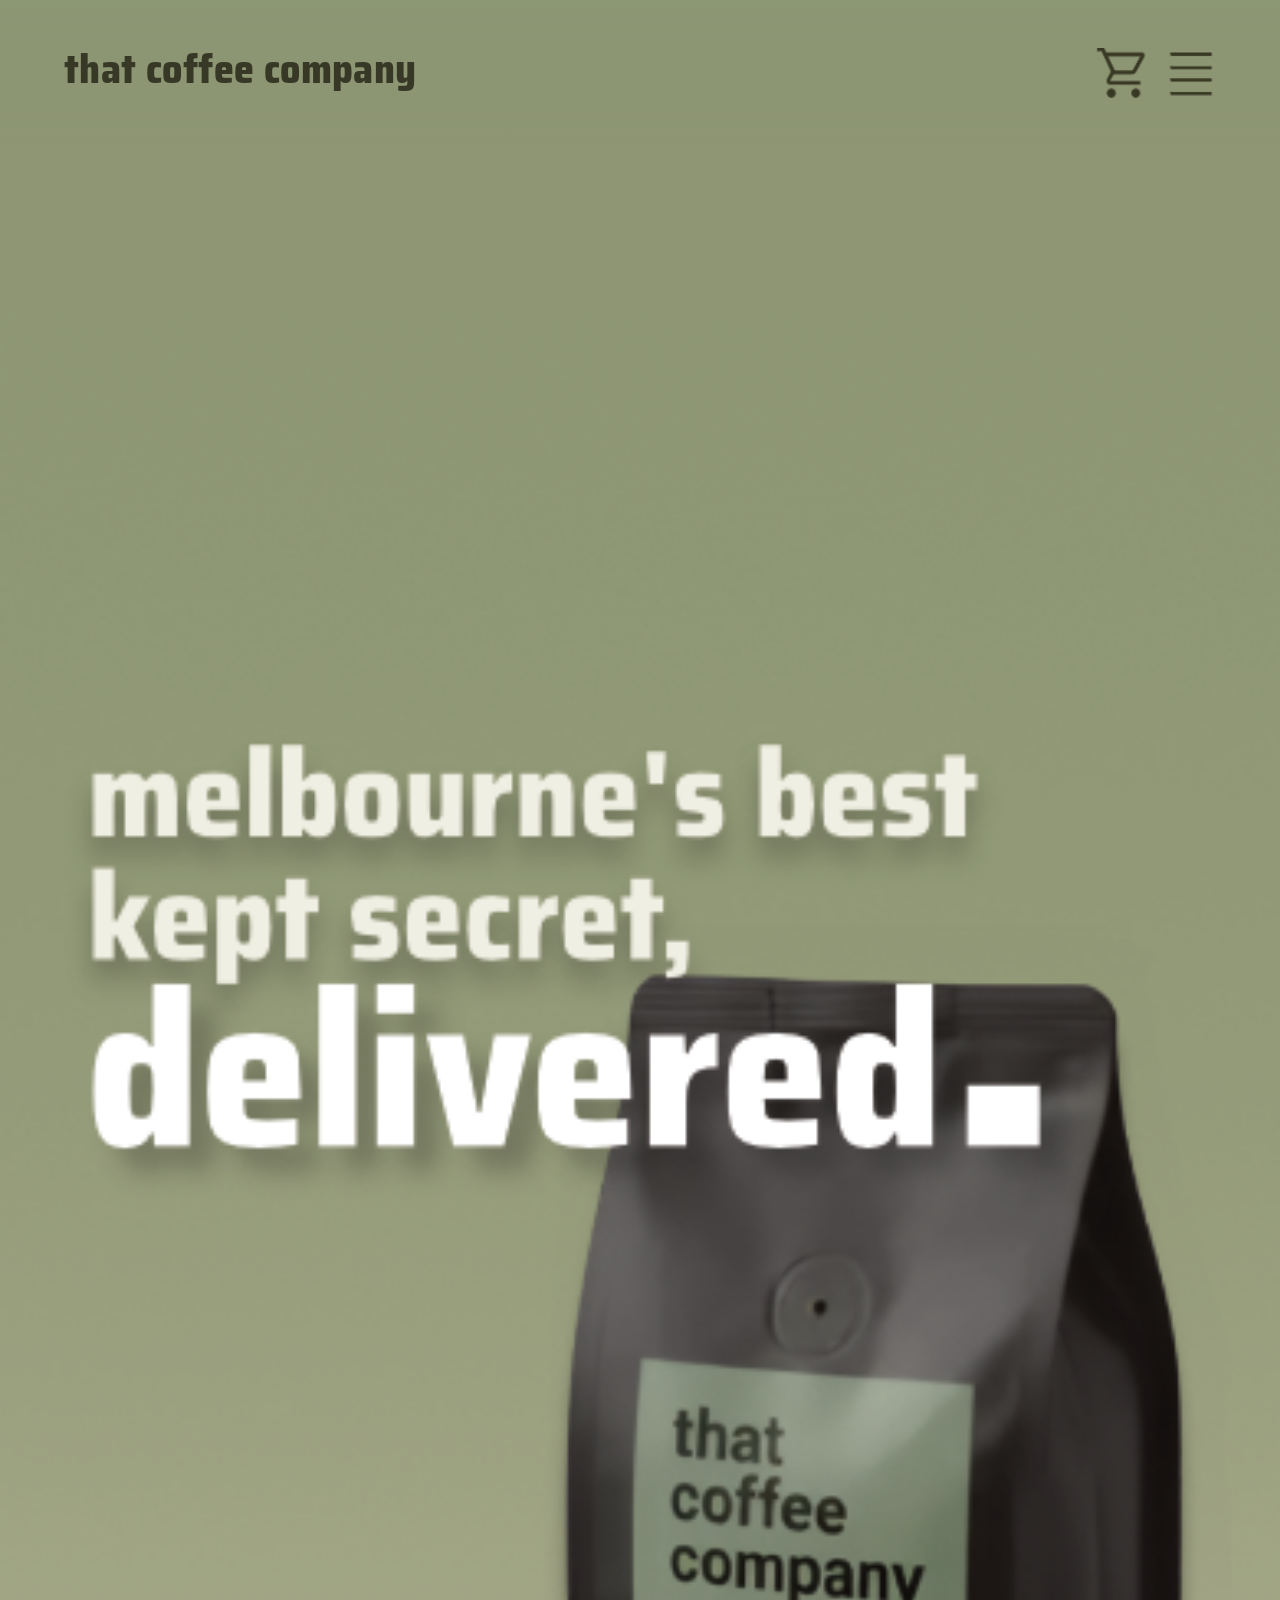
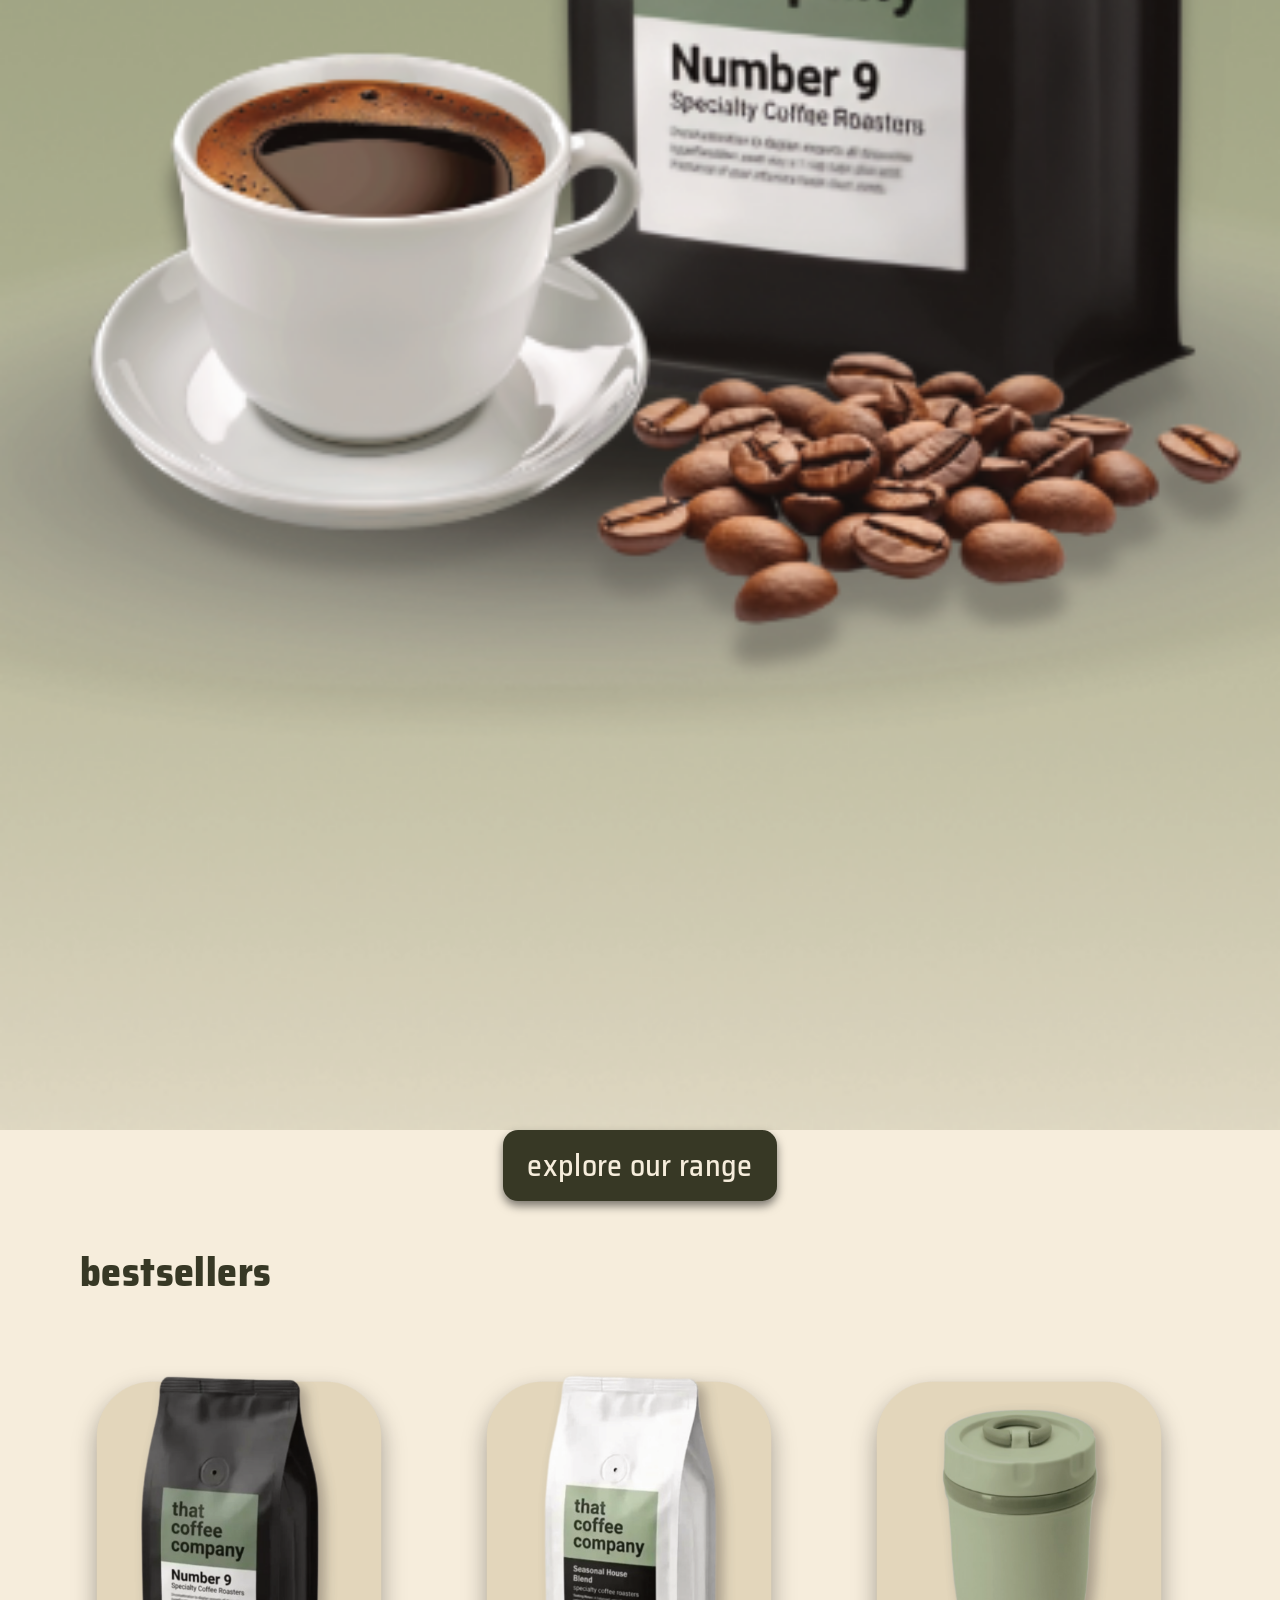
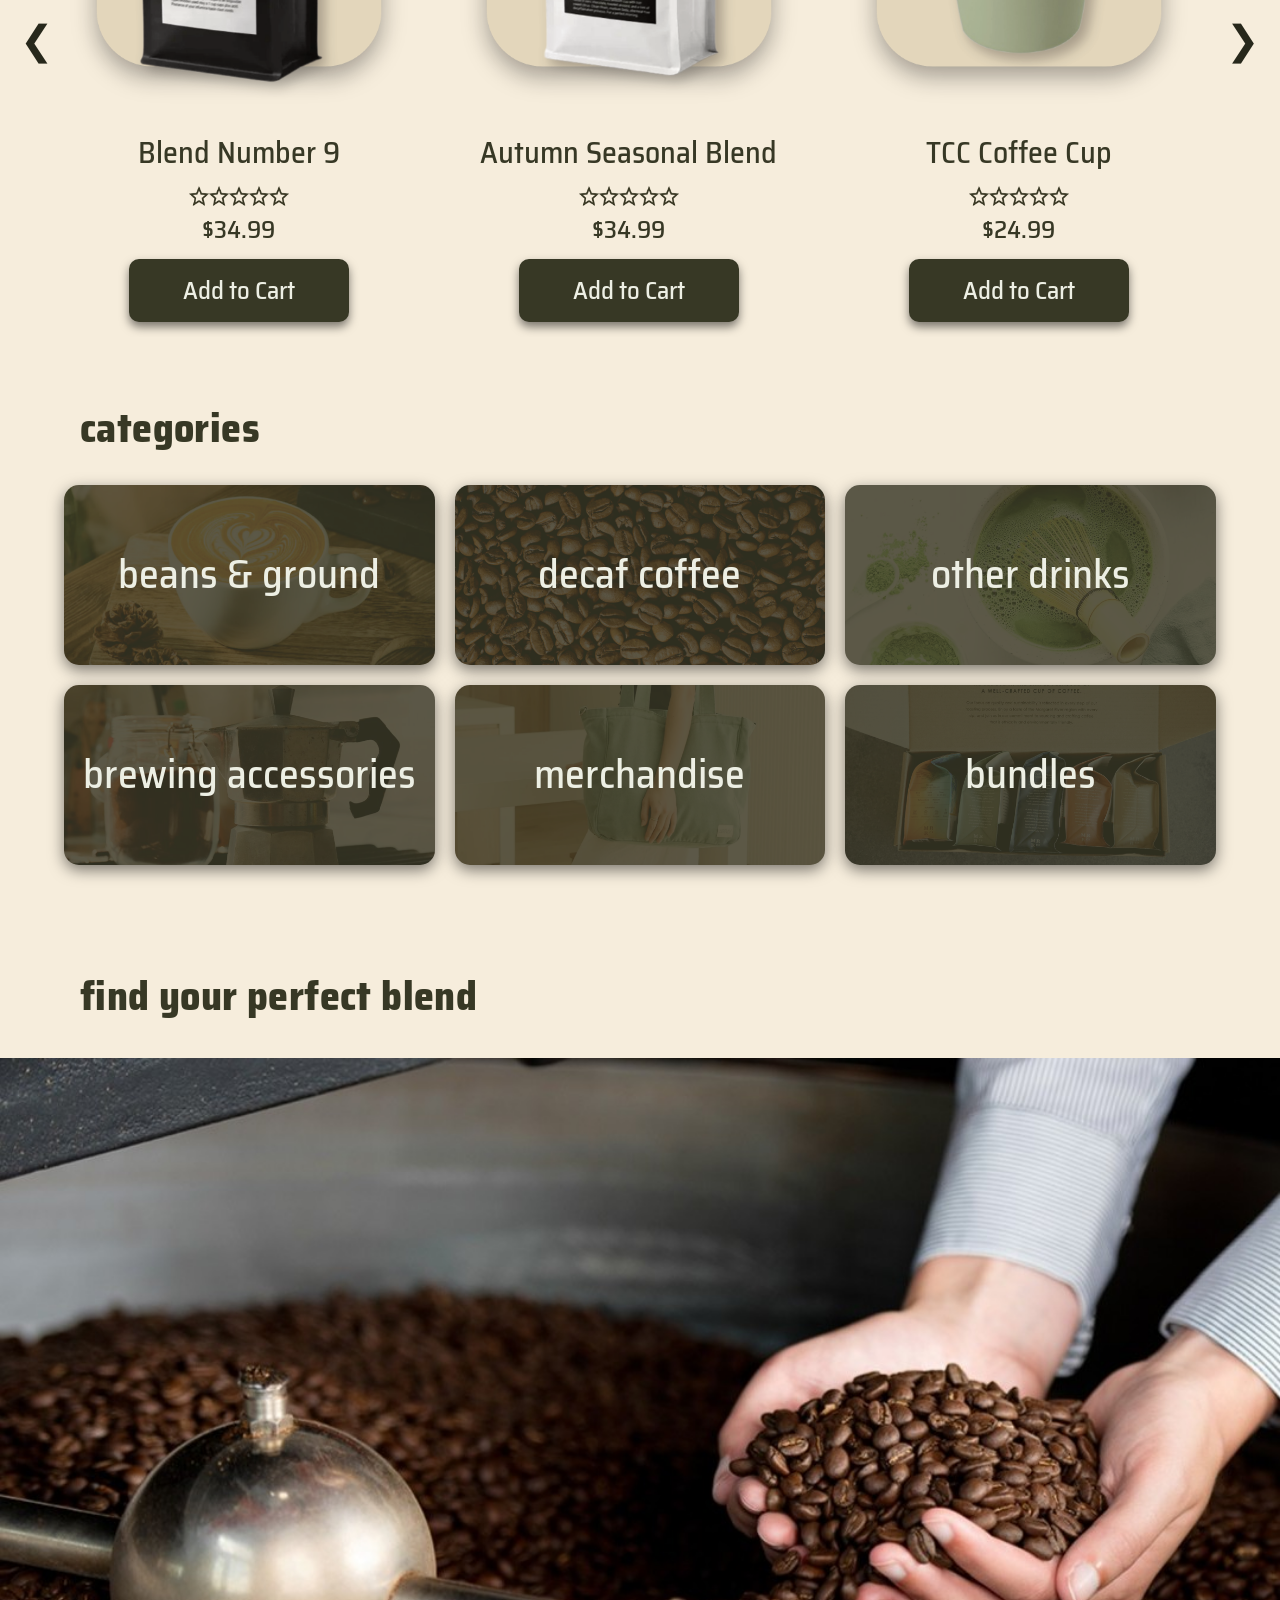
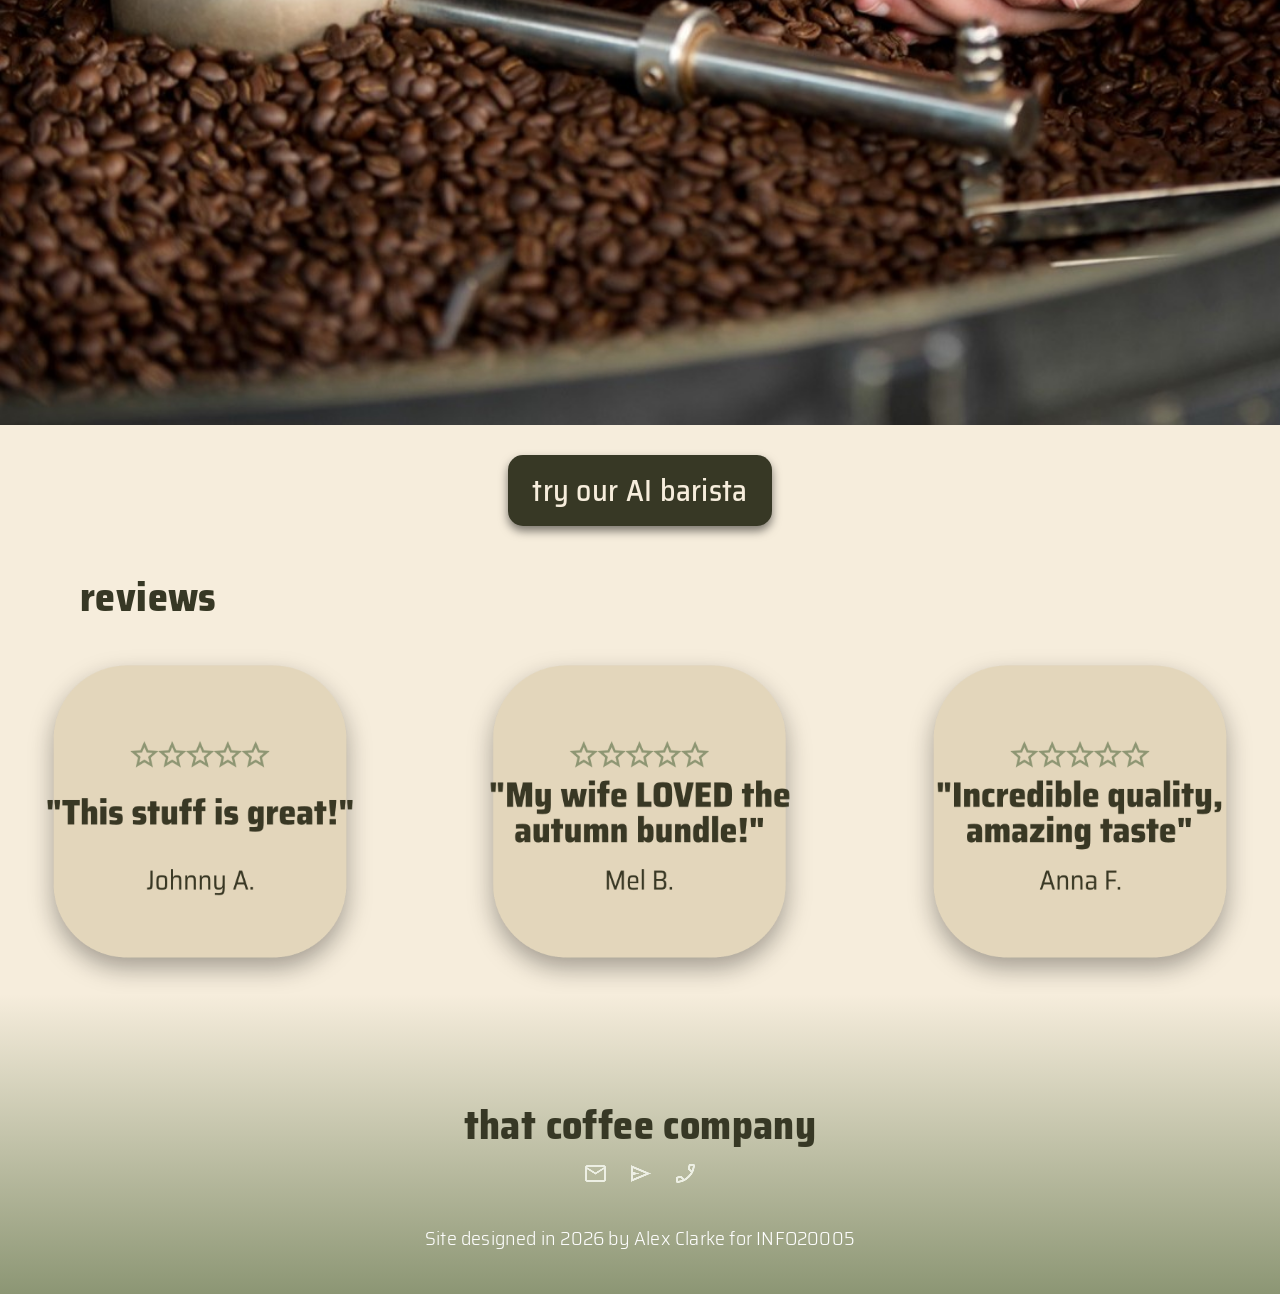
<file: index.html>
<!DOCTYPE html>
<html lang="en">
<head>
    <meta charset="UTF-8">
    <meta name="viewport" content="width=device-width, initial-scale=1.0">
    <title>That Coffee Company | Home</title>

    <link rel="stylesheet" href="css/style.css">

    <link rel="hambmenu" href="images/hamb.png">

    <script src="js/script.js" defer></script>

    <link rel="preconnect" href="https://fonts.googleapis.com">
    <link rel="preconnect" href="https://fonts.gstatic.com" crossorigin>
    <link href="https://fonts.googleapis.com/css2?family=Saira+Semi+Condensed:wght@300;500;800&display=swap" rel="stylesheet">

</head>



<body>


<!-- HEADER -->
    <header>
        <a href="index.html"><h1 class="saira-semi-condensed-extrabold"> that coffee company </h1> </a>
        <div class="header-icons">
            <a href="cart.html" class="cart-link">
                <span id="cart-badge" style="display: none;">0</span>
                <img src="images/cart.png" alt="Menu" width="50" height="50">
            </a>
            <div class="hamb-trigger" id="hamb-icon">
                <img src="images/hamb.png" alt="Menu" width="50" height="50">
            </div>
        </div>
    </header>

    <nav class="nav-dropdown" id="nav-dropdown">
        <div class="navclose-btn" id="nav-close">✕</div>
        <ul class="saira-semi-condensed-medium">
            <li> <a href="allproducts.html">All Products</a></li>
            <li> <a href="placeholder.html">About</a></li>
            <li> <a href="placeholder.html">Contact Us</a></li>
        </ul>
    </nav>



<!-- HERO IMAGE -->
    <section>
    
        <picture class="hero-image">
            <source srcset="images/heroimage.png" media="(min-width: 1440px)" class="hero-image">
            <img src="images/heroimageIOS.png" class="hero-ios">
        </picture>

        <div class="hero-button">
            <a href="allproducts.html"> <button class="allproduct-btn"> <h1 class="saira-semi-condensed-medium">explore our range</h1> </button> </a> 
        </div>

    </section>




<!-- BESTSELLER CAROUSEL -->
    <h2 class="saira-semi-condensed-extrabold"> bestsellers </h2>

    <div class="carousel-container">
        <button id="prevBtn" class="nav-btn" type="button">❮</button>
        <div class="carousel-view">
            <div class="product-list">
            </div>
        </div>
        <button id="nextBtn" class="nav-btn" type="button">❯</button>
    </div>




<!-- CATEGORIES -->
    <h2 class="saira-semi-condensed-extrabold"> categories </h2>
    <section class="category-grid-container">

        <button class="grid-btn" style="background-image: url('images/cat1.png');">
            <a href="placeholder.html"><h3 class="saira-semi-condensed-medium">beans & ground</h3></a>
        </button>

        <button class="grid-btn" style="background-image: url('images/cat2.png');">
            <a href="placeholder.html"><h3 class="saira-semi-condensed-medium">decaf coffee</h3></a>
        </button>

        <button class="grid-btn" style="background-image: url('images/cat3.png');">
            <a href="placeholder.html"><h3 class="saira-semi-condensed-medium">other drinks</h3></a>
        </button>

        <button class="grid-btn" style="background-image: url('images/cat4.png');">
            <a href="placeholder.html"><h3 class="saira-semi-condensed-medium">brewing accessories</h3></a>
        </button>

        <button class="grid-btn" style="background-image: url('images/cat5.png');">
            <a href="placeholder.html"><h3 class="saira-semi-condensed-medium">merchandise</h3></a>
        </button>

        <button class="grid-btn" style="background-image: url('images/cat6.png');">
            <a href="placeholder.html"><h3 class="saira-semi-condensed-medium">bundles</h3></a>
        </button>

    </section>





<!-- AI BARISTA -->
    <h2 class="saira-semi-condensed-extrabold"> find your perfect blend </h2>
    <section>
    
        <picture class="barista-image">
            <source srcset="images/barista.jpg" media="(min-width: 1440px)" class="barista-image">
            <img src="images/baristaios.jpg" class="barista-ios">
        </picture>

        <div class="barista-button">
            <a href="placeholder.html"> <button class="barista-btn"> <h1 class="saira-semi-condensed-medium">try our AI barista</h1> </button> </a> 
        </div>

    </section>



<!-- REVIEWS -->
    <h2 class="saira-semi-condensed-extrabold"> reviews </h2>

    <div class="marquee-container">
        <div class="marquee-track">
            <div class="marquee-group">
                <img src="images/rev1.png">
                <img src="images/rev2.png">
                <img src="images/rev3.png">
                <img src="images/rev4.png">
            </div>
            <div class="marquee-group">
                <img src="images/rev1.png">
                <img src="images/rev2.png">
                <img src="images/rev3.png">
                <img src="images/rev4.png">
            </div>
        </div>
    </div>



<!-- FOOTER -->
    <footer>
        <h1 class="saira-semi-condensed-extrabold">that coffee company</h1> 
        <div class="footer-icons">
            <img src="images/email.png" alt="Menu" width="25" height="25">
            <img src="images/send.png" alt="Menu" width="25" height="25">
            <img src="images/phone.png" alt="Menu" width="25" height="25">
        </div> <br>
        <h4 class="saira-semi-condensed-light"> Site designed in 2026 by Alex Clarke for INFO20005 </h4> 
    </footer>

</body>

</html>
</file>
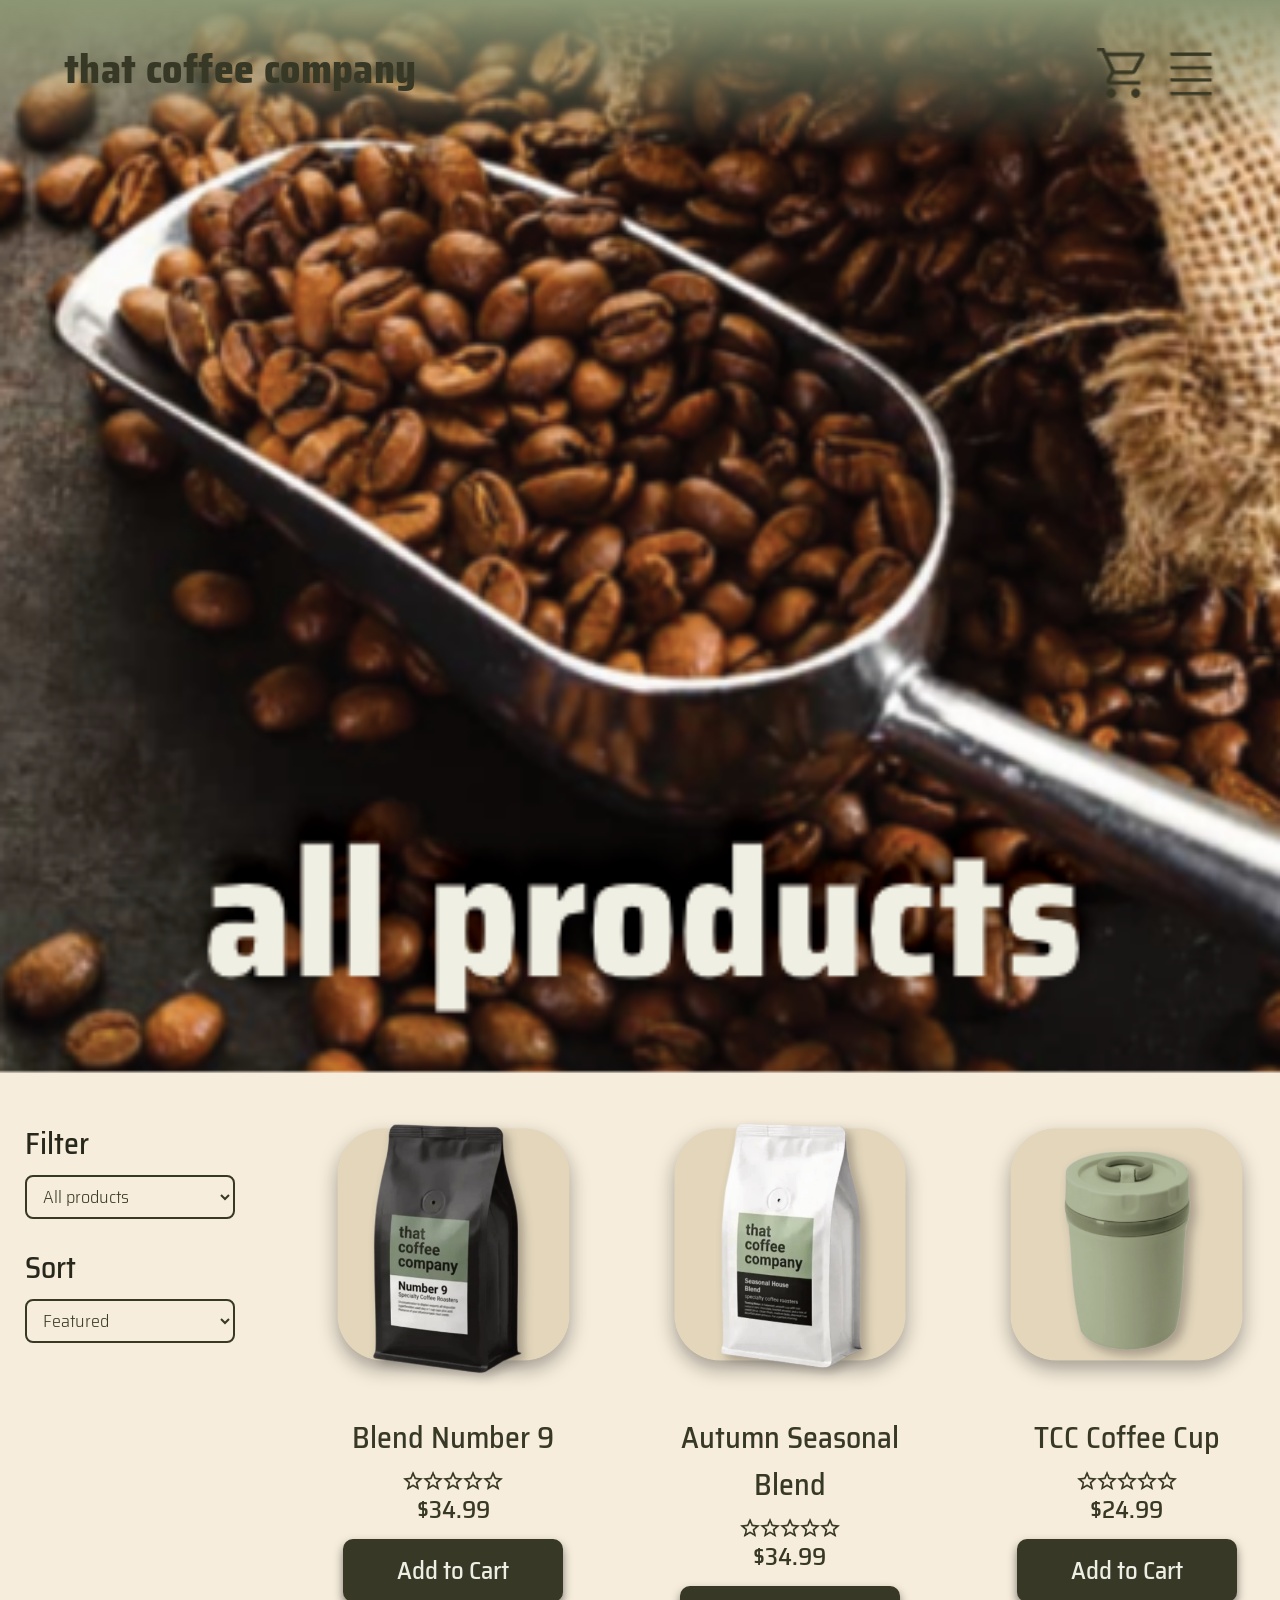
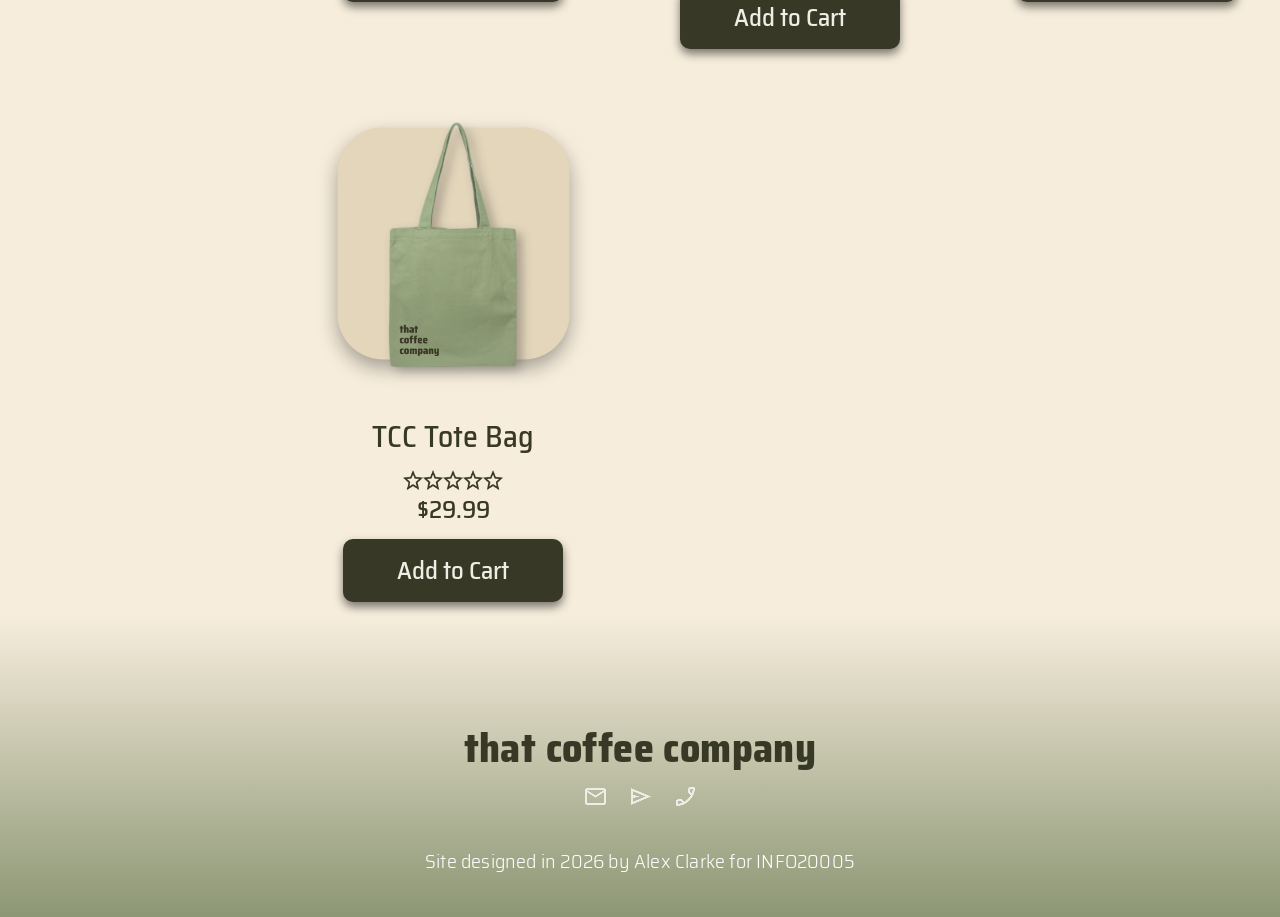
<file: allproducts.html>
<!DOCTYPE html>
<html lang="en">
<head>
    <meta charset="UTF-8">
    <meta name="viewport" content="width=, initial-scale=1.0">
    <title>That Coffee Company | All Products</title>
    <link rel="stylesheet" href="css/style.css">

    <script src="js/script.js" defer></script>

    <link rel="preconnect" href="https://fonts.googleapis.com">
    <link rel="preconnect" href="https://fonts.gstatic.com" crossorigin>
    <link href="https://fonts.googleapis.com/css2?family=Saira+Semi+Condensed:wght@300;500;800&display=swap" rel="stylesheet">

</head>
<body>
    
<!-- HEADER -->
    <header>
        <a href="index.html"><h1 class="saira-semi-condensed-extrabold"> that coffee company </h1> </a>
        <div class="header-icons">
            <a href="cart.html" class="cart-link">
                <span id="cart-badge" style="display: none;">0</span>
                <img src="images/cart.png" alt="Menu" width="50" height="50">
            </a>
            <div class="hamb-trigger" id="hamb-icon">
                <img src="images/hamb.png" alt="Menu" width="50" height="50">
            </div>
        </div>
    </header>

    <nav class="nav-dropdown" id="nav-dropdown">
        <div class="navclose-btn" id="nav-close">✕</div>
        <ul class="saira-semi-condensed-medium">
            <li> <a href="allproducts.html">All Products</a></li>
            <li> <a href="placeholder.html">About</a></li>
            <li> <a href="placeholder.html">Contact Us</a></li>
        </ul>
    </nav>

    <section>
    
        <picture class="hero-image">
            <source srcset="images/prodbanner.png" media="(min-width: 1440px)" class="hero-image">
            <img src="images/prodbannerIOS.png" class="hero-ios">
        </picture>

    </section>


<!-- SORT/FILTER + PRODUCTS -->
<div class="catalog-shell">

    <aside class="catalog-sidebar">
        <div class="control-block">
            <p class="control-label saira-semi-condensed-medium">Filter</p> 
            <select class="control-dropdown saira-semi-condensed-light">
                <option>All products</option>
                <option>Beans & ground</option>
                <option>Decaf</option>
                <option>Other drinks</option>
                <option>Brewing accessories</option>
                <option>Merchandise</option>
                <option>Bundles & sets</option>
            </select>
        </div>
        <div class="control-block">
            <p class="control-label saira-semi-condensed-medium">Sort</p> 
            <select class="control-dropdown saira-semi-condensed-light">
                <option>Featured</option>
                <option>Price: Low to High</option>
                <option>Price: High to Low</option>
                <option>Highest Rating</option>
            </select>
        </div>
    </aside>

    <div class="product-list grid-layout"> </div>

</div>



<!-- FOOTER -->
    <footer>
        <h1 class="saira-semi-condensed-extrabold">that coffee company</h1> 
        <div class="footer-icons">
            <img src="images/email.png" alt="Menu" width="25" height="25">
            <img src="images/send.png" alt="Menu" width="25" height="25">
            <img src="images/phone.png" alt="Menu" width="25" height="25">
        </div> <br>
        <h4 class="saira-semi-condensed-light"> Site designed in 2026 by Alex Clarke for INFO20005 </h4> 
    </footer>

</body>
</html>
</file>
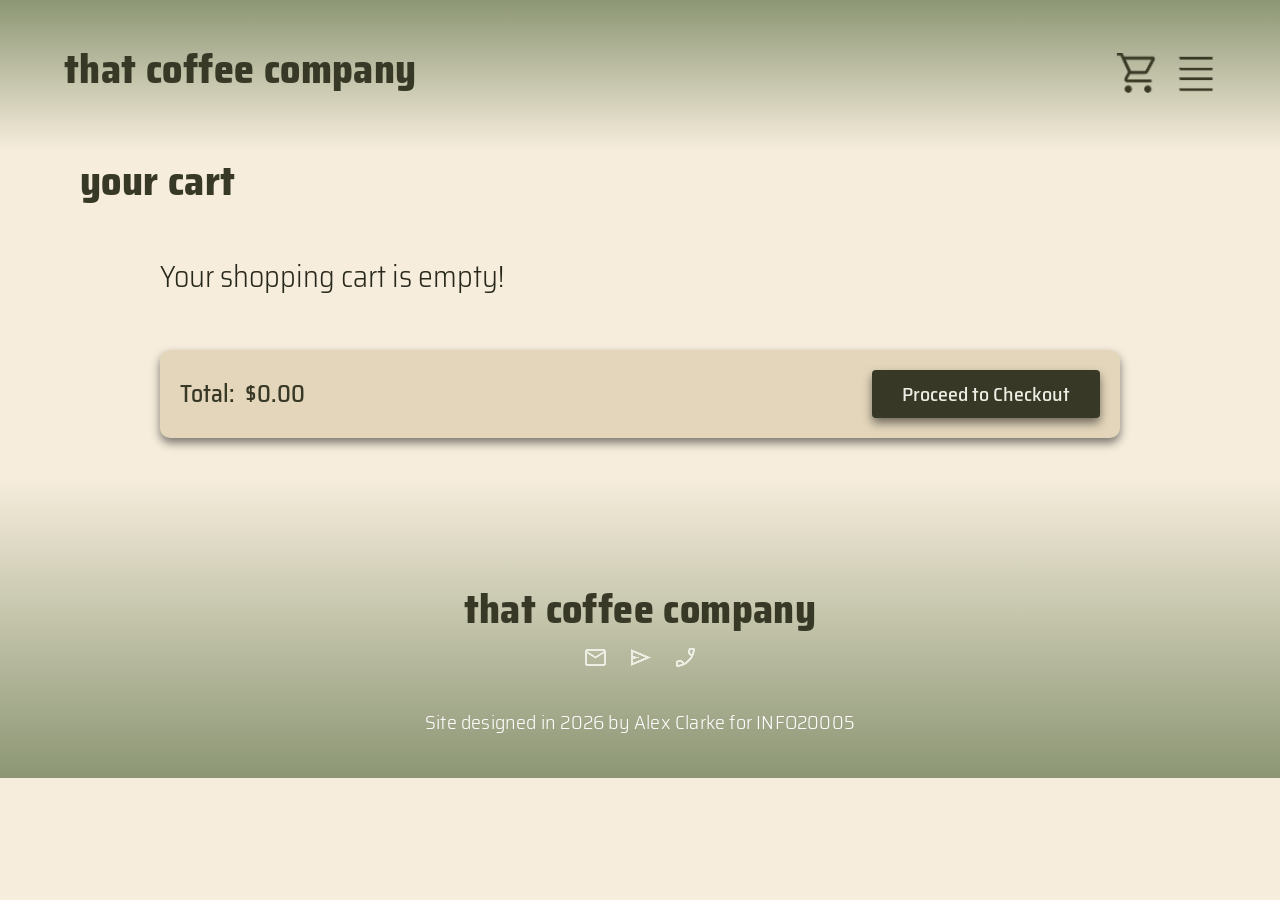
<file: cart.html>
<!DOCTYPE html>
<html lang="en">
<head>
    <meta charset="UTF-8">
    <meta name="viewport" content="width=, initial-scale=1.0">
    <title>That Coffee Company | Cart</title>
    <link rel="stylesheet" href="css/style.css">

    <script src="js/script.js" defer></script>

    <link rel="preconnect" href="https://fonts.googleapis.com">
    <link rel="preconnect" href="https://fonts.gstatic.com" crossorigin>
    <link href="https://fonts.googleapis.com/css2?family=Saira+Semi+Condensed:wght@300;500;800&display=swap" rel="stylesheet">

</head>



<body>
    
<!-- HEADER -->
    <header>
        <a href="index.html"><h1 class="saira-semi-condensed-extrabold"> that coffee company </h1> </a>
        <div class="header-icons">
            <a href="cart.html" class="cart-link">
                <span id="cart-badge" style="display: none;">0</span>
                <img src="images/cart.png" alt="Menu" width="40" height="40">
            </a>
            <div class="hamb-trigger" id="hamb-icon">
                <img src="images/hamb.png" alt="Menu" width="40" height="40">
            </div>
        </div>
    </header>

    <nav class="nav-dropdown" id="nav-dropdown">
        <div class="navclose-btn" id="nav-close">✕</div>
        <ul class="saira-semi-condensed-medium">
            <li> <a href="allproducts.html">All Products</a></li>
            <li> <a href="placeholder.html">About</a></li>
            <li> <a href="placeholder.html">Contact Us</a></li>
        </ul>
    </nav>


<!-- CART -->

    <h2 class="saira-semi-condensed-extrabold"> your cart </h2>

<main class="cart-wrapper">
    <section id="cart-container"></section>
    <section class="csummary-column">
        <div class="summary-total">
            <span class="saira-semi-condensed-medium" >Total:</span>
            <span id="cart-total" class="saira-semi-condensed-medium">$0.00</span>
        </div>
        <a href="checkout.html" class="checkout-link">
            <button class="checkout-btn saira-semi-condensed-medium" onclick="checkEmptyCart(event)">Proceed to Checkout</button>
        </a>
    </section>
</main>




<!-- FOOTER -->
    <footer>
        <h1 class="saira-semi-condensed-extrabold">that coffee company</h1> 
        <div class="footer-icons">
            <img src="images/email.png" alt="Menu" width="25" height="25">
            <img src="images/send.png" alt="Menu" width="25" height="25">
            <img src="images/phone.png" alt="Menu" width="25" height="25">
        </div> <br>
        <h4 class="saira-semi-condensed-light"> Site designed in 2026 by Alex Clarke for INFO20005 </h4> 
    </footer>
</body>
</html>
</file>
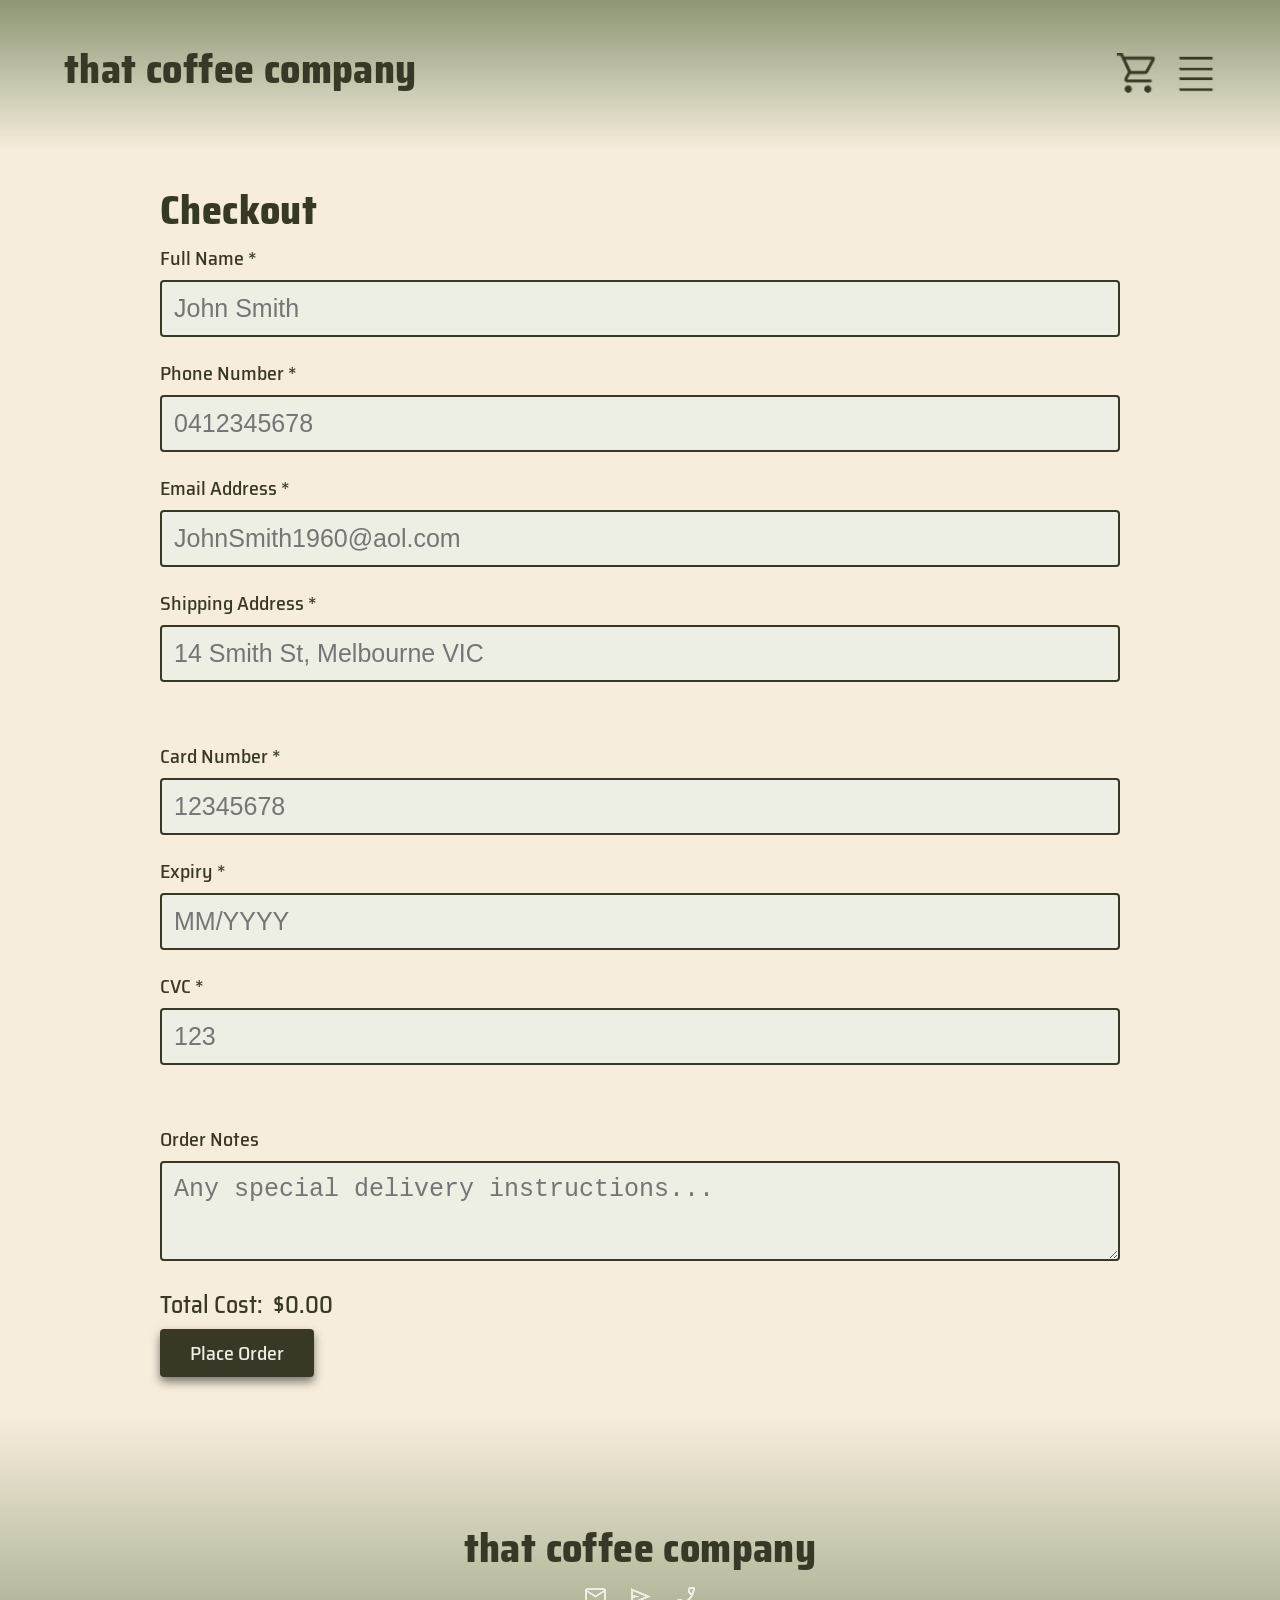
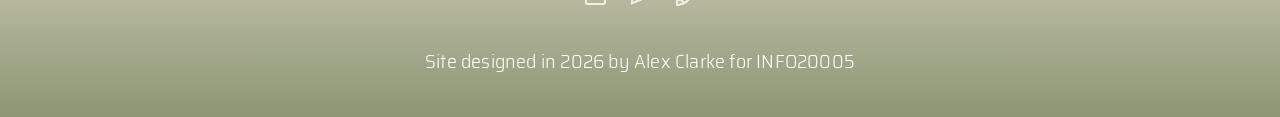
<file: checkout.html>
<!DOCTYPE html>
<html lang="en">
<head>
    <meta charset="UTF-8">
    <meta name="viewport" content="width=, initial-scale=1.0">
    <title>That Coffee Company | Checkout</title>
    <link rel="stylesheet" href="css/style.css">

    <script src="js/script.js" defer></script>

    <link rel="preconnect" href="https://fonts.googleapis.com">
    <link rel="preconnect" href="https://fonts.gstatic.com" crossorigin>
    <link href="https://fonts.googleapis.com/css2?family=Saira+Semi+Condensed:wght@300;500;800&display=swap" rel="stylesheet">

</head>
<body>
    
<!-- HEADER -->
    <header>
        <a href="index.html"><h1 class="saira-semi-condensed-extrabold"> that coffee company </h1> </a>
        <div class="header-icons">
            <a href="cart.html" class="cart-link">
                <span id="cart-badge" style="display: none;">0</span>
                <img src="images/cart.png" alt="Menu" width="40" height="40">
            </a>
            <div class="hamb-trigger" id="hamb-icon">
                <img src="images/hamb.png" alt="Menu" width="40" height="40">
            </div>
        </div>
    </header>

    <nav class="nav-dropdown" id="nav-dropdown">
        <div class="navclose-btn" id="nav-close">✕</div>
        <ul class="saira-semi-condensed-medium">
            <li> <a href="allproducts.html">All Products</a></li>
            <li> <a href="placeholder.html">About</a></li>
            <li> <a href="placeholder.html">Contact Us</a></li>
        </ul>
    </nav>



<!-- CHECKOUT -->

<main class="checkout-wrapper">
    <h1 class="saira-semi-condensed-extrabold">Checkout</h1>
    <form action="confirmation.html" class="checkout-form">
        <div class="input-group">
            <label class="saira-semi-condensed-medium">Full Name *</label> 
            <input type="text" required placeholder="John Smith">
        </div>
        <div class="input-group">
            <label class="saira-semi-condensed-medium">Phone Number *</label> 
            <input type="text" required placeholder="0412345678">
        </div>
        <div class="input-group">
            <label class="saira-semi-condensed-medium">Email Address *</label> 
            <input type="text" required placeholder="JohnSmith1960@aol.com">
        </div>
        <div class="input-group">
            <label class="saira-semi-condensed-medium">Shipping Address *</label> 
            <input type="text" required placeholder="14 Smith St, Melbourne VIC">
        </div>
<br>
        <div class="input-group">
            <label class="saira-semi-condensed-medium">Card Number *</label> 
            <input type="text" required placeholder="12345678">
        </div>
        <div class="input-group">
            <label class="saira-semi-condensed-medium">Expiry *</label> 
            <input type="text" required placeholder="MM/YYYY">
        </div>
        <div class="input-group">
            <label class="saira-semi-condensed-medium">CVC *</label> 
            <input type="text" required placeholder="123">
        </div>
<br>
        <div class="input-group">
            <label class="saira-semi-condensed-medium">Order Notes</label> 
            <textarea placeholder="Any special delivery instructions..."></textarea>
        </div>

        <div class="checkout-bottom">
            <div class="summary-total">
                <span class="saira-semi-condensed-medium">Total Cost:</span>
                <span id="checkout-total" class="saira-semi-condensed-medium">$0.00</span>
            </div>
            <button type="submit" class="checkout-btn saira-semi-condensed-medium">Place Order</button>
        </div>
    </form>
</main>




<!-- FOOTER -->
    <footer>
        <h1 class="saira-semi-condensed-extrabold">that coffee company</h1> 
        <div class="footer-icons">
            <img src="images/email.png" alt="Menu" width="25" height="25">
            <img src="images/send.png" alt="Menu" width="25" height="25">
            <img src="images/phone.png" alt="Menu" width="25" height="25">
        </div> <br>
        <h4 class="saira-semi-condensed-light"> Site designed in 2026 by Alex Clarke for INFO20005 </h4> 
    </footer>

</body>
</html>
</file>
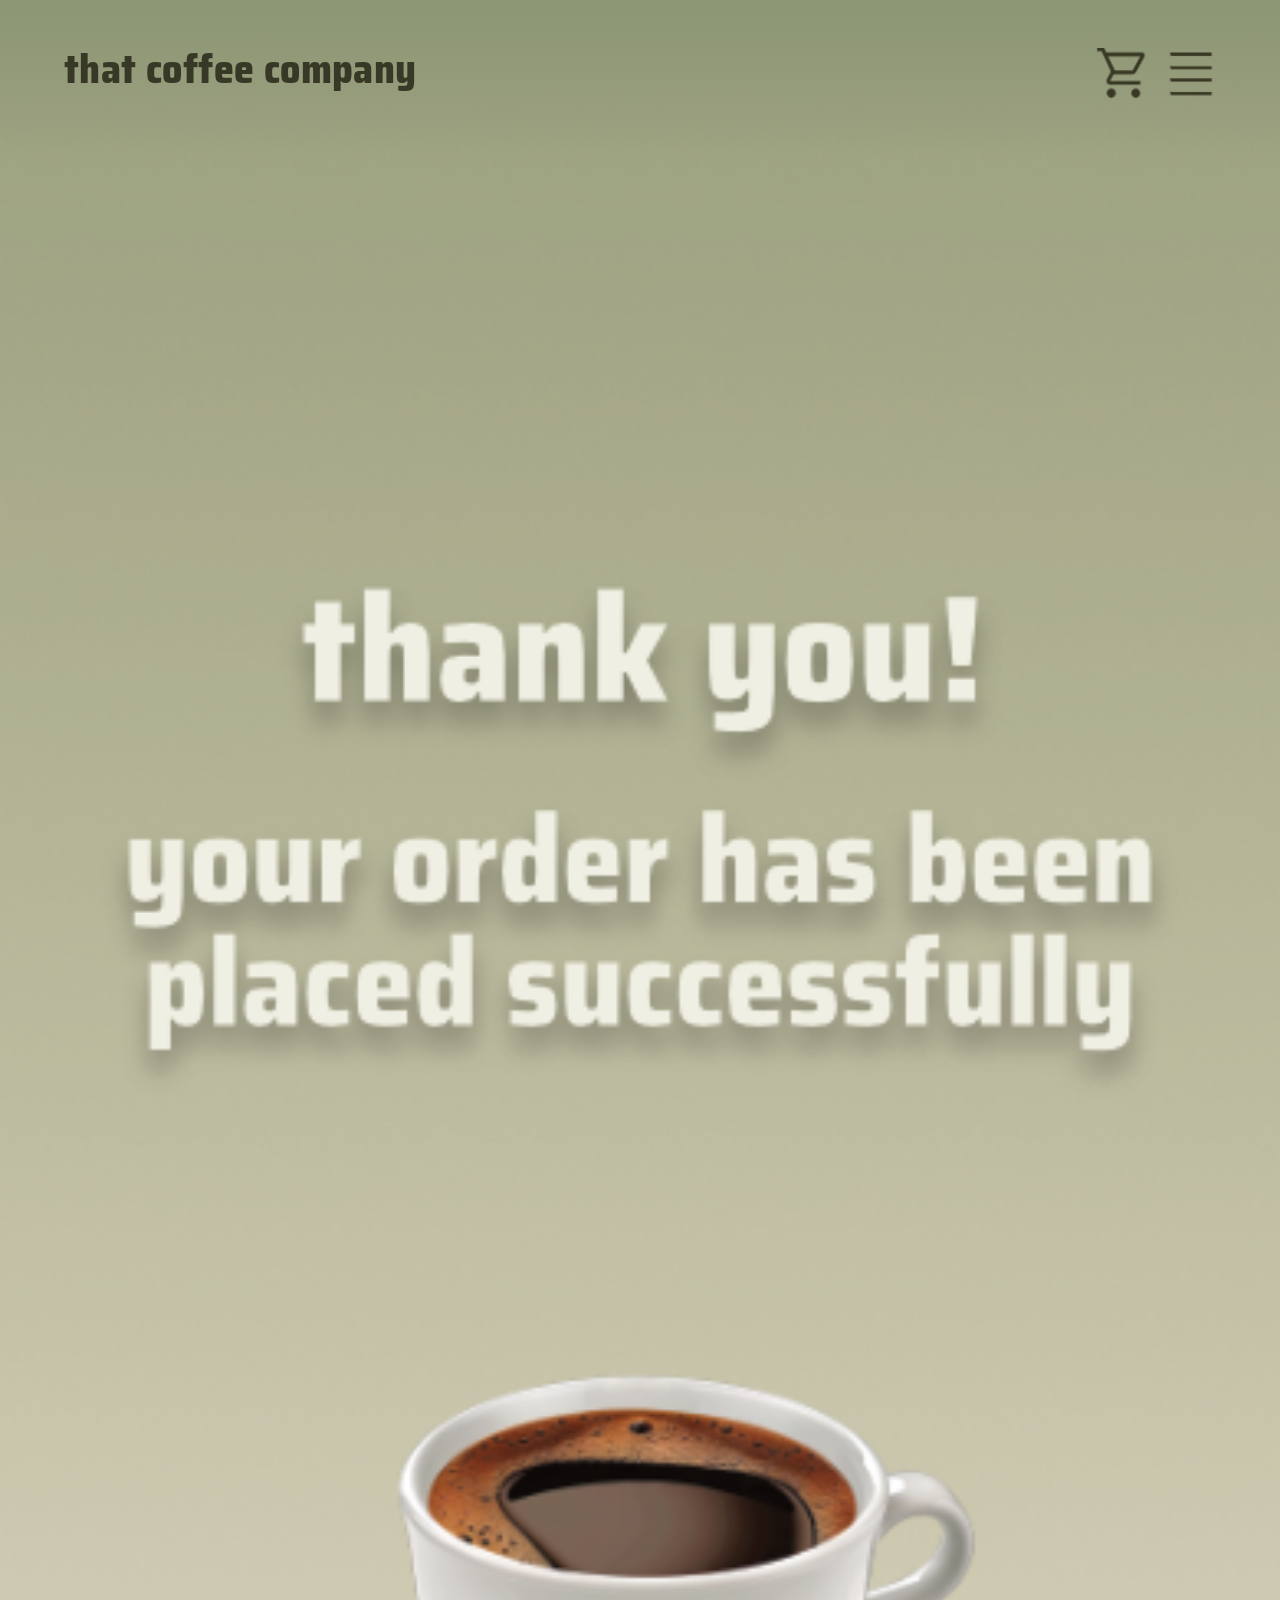
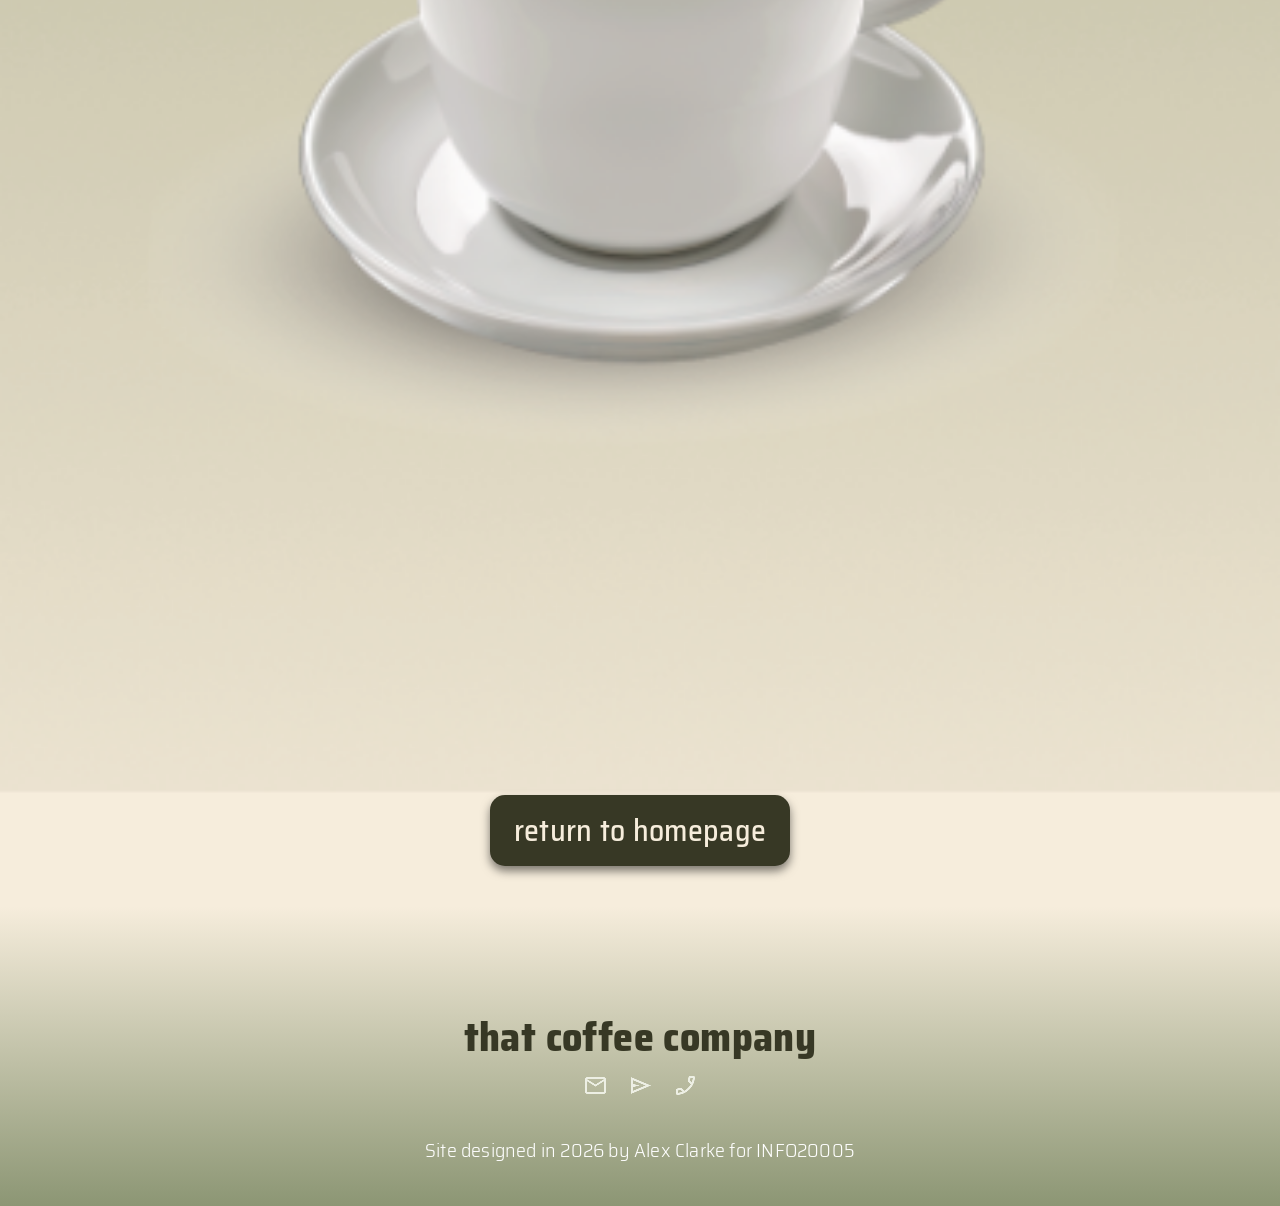
<file: confirmation.html>
<!DOCTYPE html>
<html lang="en">
<head>
    <meta charset="UTF-8">
    <meta name="viewport" content="width=, initial-scale=1.0">
    <title>That Coffee Company - confirmation</title>
    <link rel="stylesheet" href="css/style.css">

    <script src="js/script.js" defer></script>

    <link rel="preconnect" href="https://fonts.googleapis.com">
    <link rel="preconnect" href="https://fonts.gstatic.com" crossorigin>
    <link href="https://fonts.googleapis.com/css2?family=Saira+Semi+Condensed:wght@300;500;800&display=swap" rel="stylesheet">

</head>
<body>
    
<!-- HEADER -->
    <header>
        <a href="index.html"><h1 class="saira-semi-condensed-extrabold"> that coffee company </h1> </a>
        <div class="header-icons">
            <a href="cart.html" class="cart-link">
                <span id="cart-badge" style="display: none;">0</span>
                <img src="images/cart.png" alt="Menu" width="50" height="50">
            </a>
            <div class="hamb-trigger" id="hamb-icon">
                <img src="images/hamb.png" alt="Menu" width="50" height="50">
            </div>
        </div>
    </header>

    <nav class="nav-dropdown" id="nav-dropdown">
        <div class="navclose-btn" id="nav-close">✕</div>
        <ul class="saira-semi-condensed-medium">
            <li> <a href="allproducts.html">All Products</a></li>
            <li> <a href="placeholder.html">About</a></li>
            <li> <a href="placeholder.html">Contact Us</a></li>
        </ul>
    </nav>


    
<!-- ORDER CONFIRMED!!!!!!! -->


<main id="confirmation-page">

    <picture class="hero-image">
        <source srcset="images/confirmed.png" media="(min-width: 1440px)" class="hero-image">
        <img src="images/confirmedIOS.png" class="hero-ios">
    </picture>

    <div class="hero-button">
       <a href="index.html"> <button class="allproduct-btn"> <h1 class="saira-semi-condensed-medium">return to homepage</h1> </button> </a> 
    </div>

</main>

    





<!-- FOOTER -->
    <footer>
        <h1 class="saira-semi-condensed-extrabold">that coffee company</h1> 
        <div class="footer-icons">
            <img src="images/email.png" alt="Menu" width="25" height="25">
            <img src="images/send.png" alt="Menu" width="25" height="25">
            <img src="images/phone.png" alt="Menu" width="25" height="25">
        </div> <br>
        <h4 class="saira-semi-condensed-light"> Site designed in 2026 by Alex Clarke for INFO20005 </h4> 
    </footer>

</body>
</html>
</file>
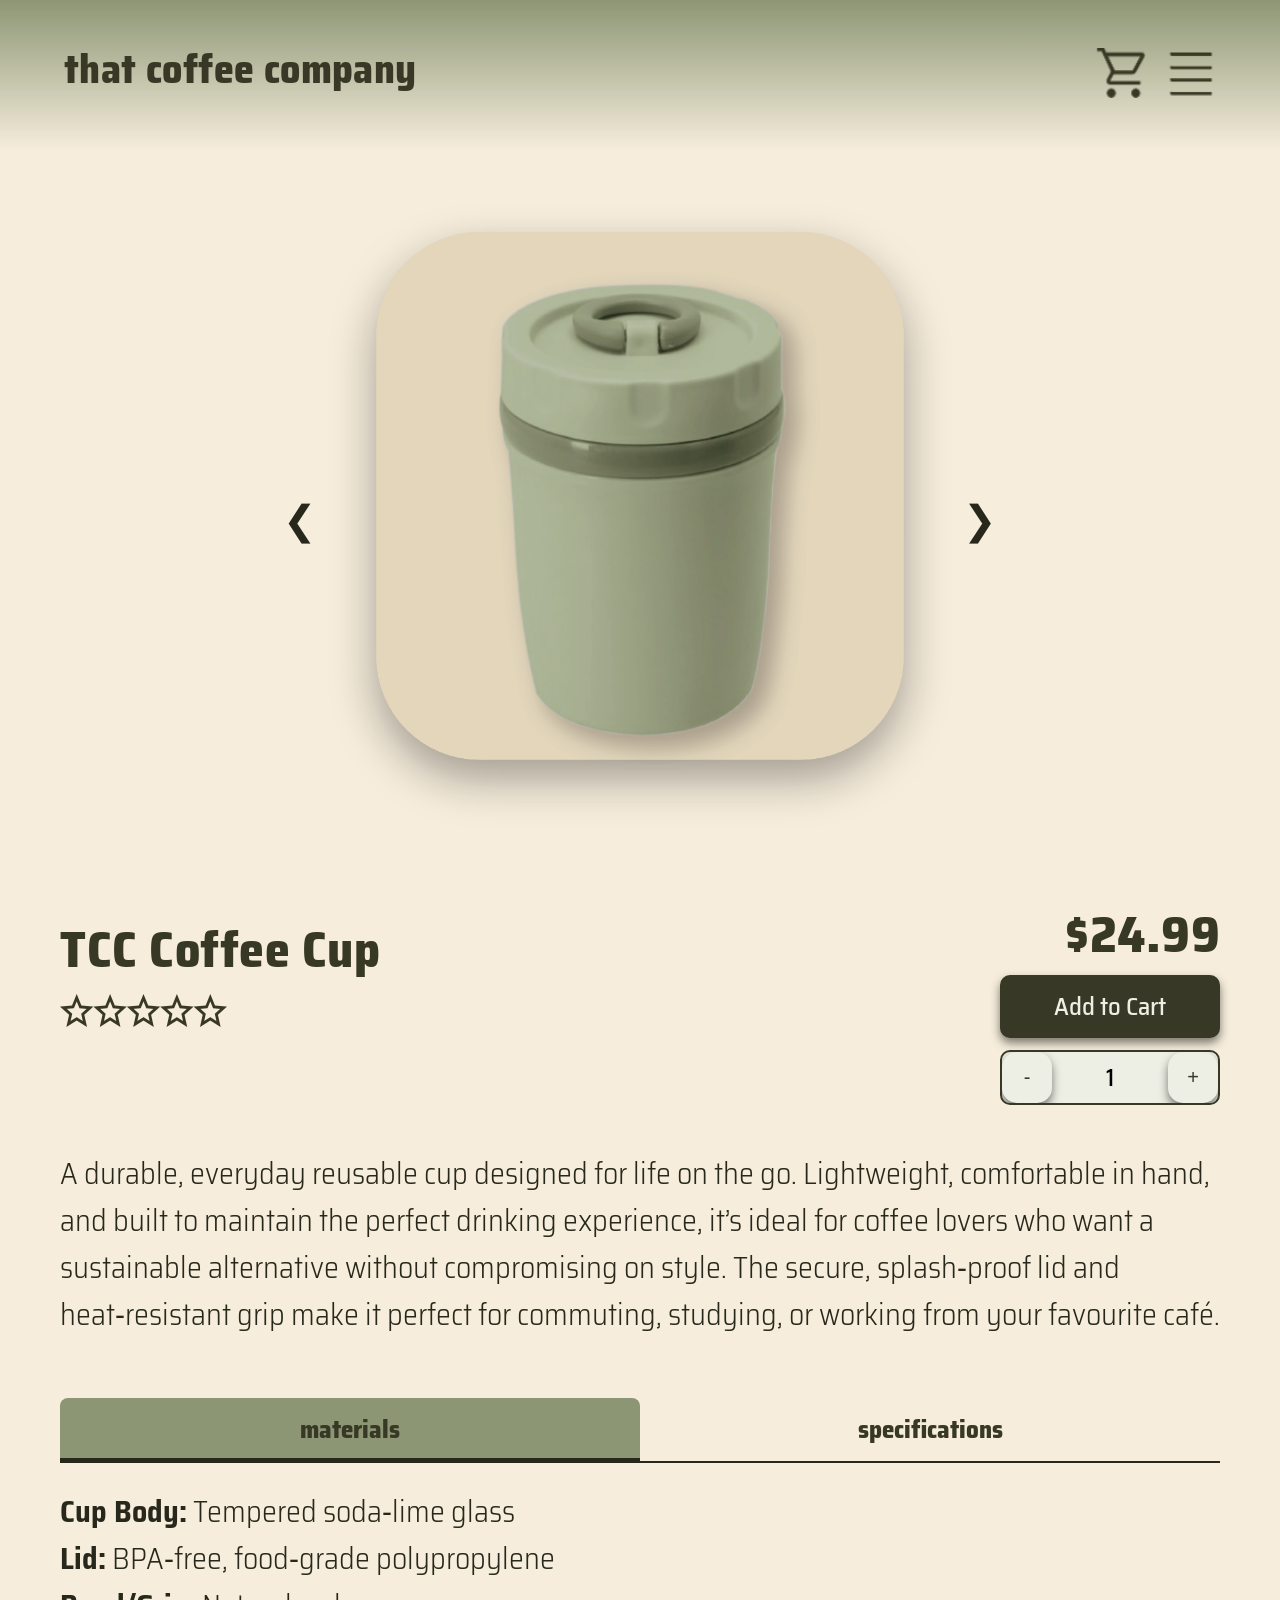
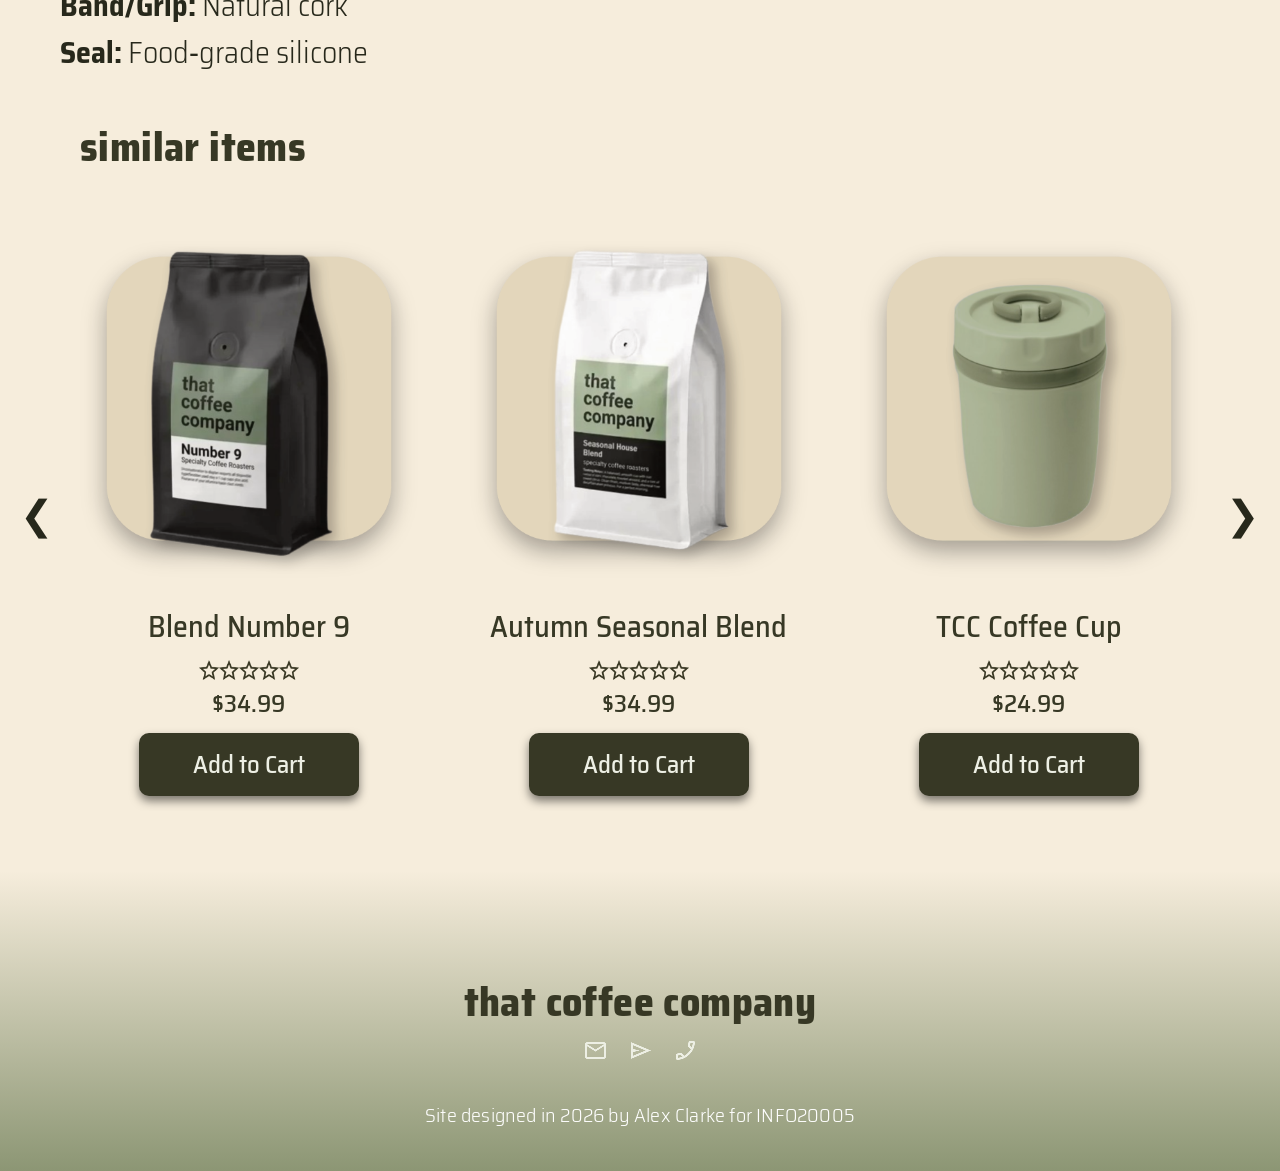
<file: phproduct3.html>
<!DOCTYPE html>
<html lang="en">
<head>
    <meta charset="UTF-8">
    <meta name="viewport" content="width=device-width, initial-scale=1.0">
    <title>That Coffee Company | Coffee Cup</title>
    <link rel="stylesheet" href="css/style.css">

    <script src="js/script.js" defer></script>

    <link rel="preconnect" href="https://fonts.googleapis.com">
    <link rel="preconnect" href="https://fonts.gstatic.com" crossorigin>
    <link href="https://fonts.googleapis.com/css2?family=Saira+Semi+Condensed:wght@300;500;800&display=swap" rel="stylesheet">

</head>
<body>
    
<!-- HEADER -->
    <header>
        <a href="index.html"><h1 class="saira-semi-condensed-extrabold"> that coffee company </h1> </a>
        <div class="header-icons">
            <a href="cart.html" class="cart-link">
                <span id="cart-badge" style="display: none;">0</span>
                <img src="images/cart.png" alt="Menu" width="50" height="50">
            </a>
            <div class="hamb-trigger" id="hamb-icon">
                <img src="images/hamb.png" alt="Menu" width="50" height="50">
            </div>
        </div>
    </header>

    <nav class="nav-dropdown" id="nav-dropdown">
        <div class="navclose-btn" id="nav-close">✕</div>
        <ul class="saira-semi-condensed-medium">
            <li> <a href="allproducts.html">All Products</a></li>
            <li> <a href="placeholder.html">About</a></li>
            <li> <a href="placeholder.html">Contact Us</a></li>
        </ul>
    </nav>



<!-- PRODUCT GALLERY ------------------------------------->

<div class="gallery-container">
    <div class="gallery-view">
        <div class="gallery-track">
            <div class="gallery-item"><img src="images/keepcup.png"></div>
            <div class="gallery-item"><img src="images/keepcupheld.jpg"></div>
        </div>
    </div>
    <button id="gallery-prev" class="gallery-btn" aria-label="Previous">❮</button>
    <button id="gallery-next" class="gallery-btn" aria-label="Next">❯</button>
</div>


<!-- PRODUCT INFO ------------------------------------->
<div class="proddetails-container">
    <div class="prodsplit-wrapper">

        <div class="prod-left">
            <h2 class="prod-title saira-semi-condensed-extrabold"> TCC Coffee Cup </h2>
            <div class="prod-rating">
                <img src="images/ratingstars.png">
            </div>
        </div>

        <div class="prod-right">
            <h2 class="prod-price saira-semi-condensed-extrabold"> $24.99 </h2>
            <div class="prodaction-group">
                <button onclick="addSelectedQuantityToCart(1)" class="product-addbtn saira-semi-condensed-medium"> Add to Cart</button>
                <div class="qtypicker-wrapper">
                    <button type="button" class="qtyadjust-btn" onclick="adjustProductQty(-1)">-</button>
                    <input type="number" id="prodquantity" class="prodquantity-input saira-semi-condensed-medium" value="1" min="1" readonly>
                    <button type="button" class="qtyadjust-btn" onclick="adjustProductQty(1)">+</button>
                </div>
            </div>
        </div>
    </div>
    <div class="prod-desc saira-semi-condensed-light"> 
        <p> A durable, everyday reusable cup designed for life on the go. Lightweight, comfortable in hand, and built to maintain the perfect 
            drinking experience, it’s ideal for coffee lovers who want a sustainable alternative without compromising on style. 
            The secure, splash‑proof lid and heat‑resistant grip make it perfect for commuting, studying, or working from your favourite café.</p> 
    </div>
</div>


<!-- INFO TABS ------------------------------------->
<div class="prodtabs-container">
    <div class="tabsbutton-strip">
        <h3 class="tab-heading active saira-semi-condensed-extrabold" onclick="switchProductTab(event, 'tab-blend')" > materials </h3>
        <h3 class="tab-heading saira-semi-condensed-extrabold" onclick="switchProductTab(event, 'tab-prepare')"> specifications </h3>

    </div>

        <div class="tabscontent-viewport">

            <div id="tab-blend" class="tab-panel active">
                <div class="panel-grid">
                    <div class="panel-text">

                        <p class="saira-semi-condensed-light"><b>Cup Body:</b> Tempered soda‑lime glass <br> <b>Lid:</b>  BPA‑free, food‑grade polypropylene
                        <br><b>Band/Grip:</b> Natural cork <br><b>Seal:</b> Food‑grade silicone</p>
                    </div>
                </div>
            </div>

            <div id="tab-prepare" class="tab-panel">
                <div class="panel-grid">
                    <div class="panel-text">

                        <p class="saira-semi-condensed-light"><b>Capacity:</b> 8oz <br><b>Weight:</b> Approx. 180-220g <br><b>Dimensions:</b> ~10.5cm (H) x 7cm (W)
                        <br> <b>Temperature Tolerance:</b> Suitable for hot and cold beverages <br> <b>Cleaning:</b> Dishwasher‑safe (top rack recommended) <br> <b>Sustainability:</b>Fully recyclable materials; designed for long‑term reuse <br></p>
                    </div>
            
                </div>
            </div>
        </div>
</div>


    <h2 class="saira-semi-condensed-extrabold"> similar items </h2>

    <div class="carousel-container">
        <button id="prevBtn" class="nav-btn" type="button">❮</button>
        <div class="carousel-view">
            <div class="product-list">
            </div>
        </div>
        <button id="nextBtn" class="nav-btn" type="button">❯</button>
    </div>


<!-- FOOTER -->
    <footer>
        <h1 class="saira-semi-condensed-extrabold">that coffee company</h1> 
        <div class="footer-icons">
            <img src="images/email.png" alt="Menu" width="25" height="25">
            <img src="images/send.png" alt="Menu" width="25" height="25">
            <img src="images/phone.png" alt="Menu" width="25" height="25">
        </div> <br>
        <h4 class="saira-semi-condensed-light"> Site designed in 2026 by Alex Clarke for INFO20005 </h4> 
    </footer>

</body>
</html>
</file>
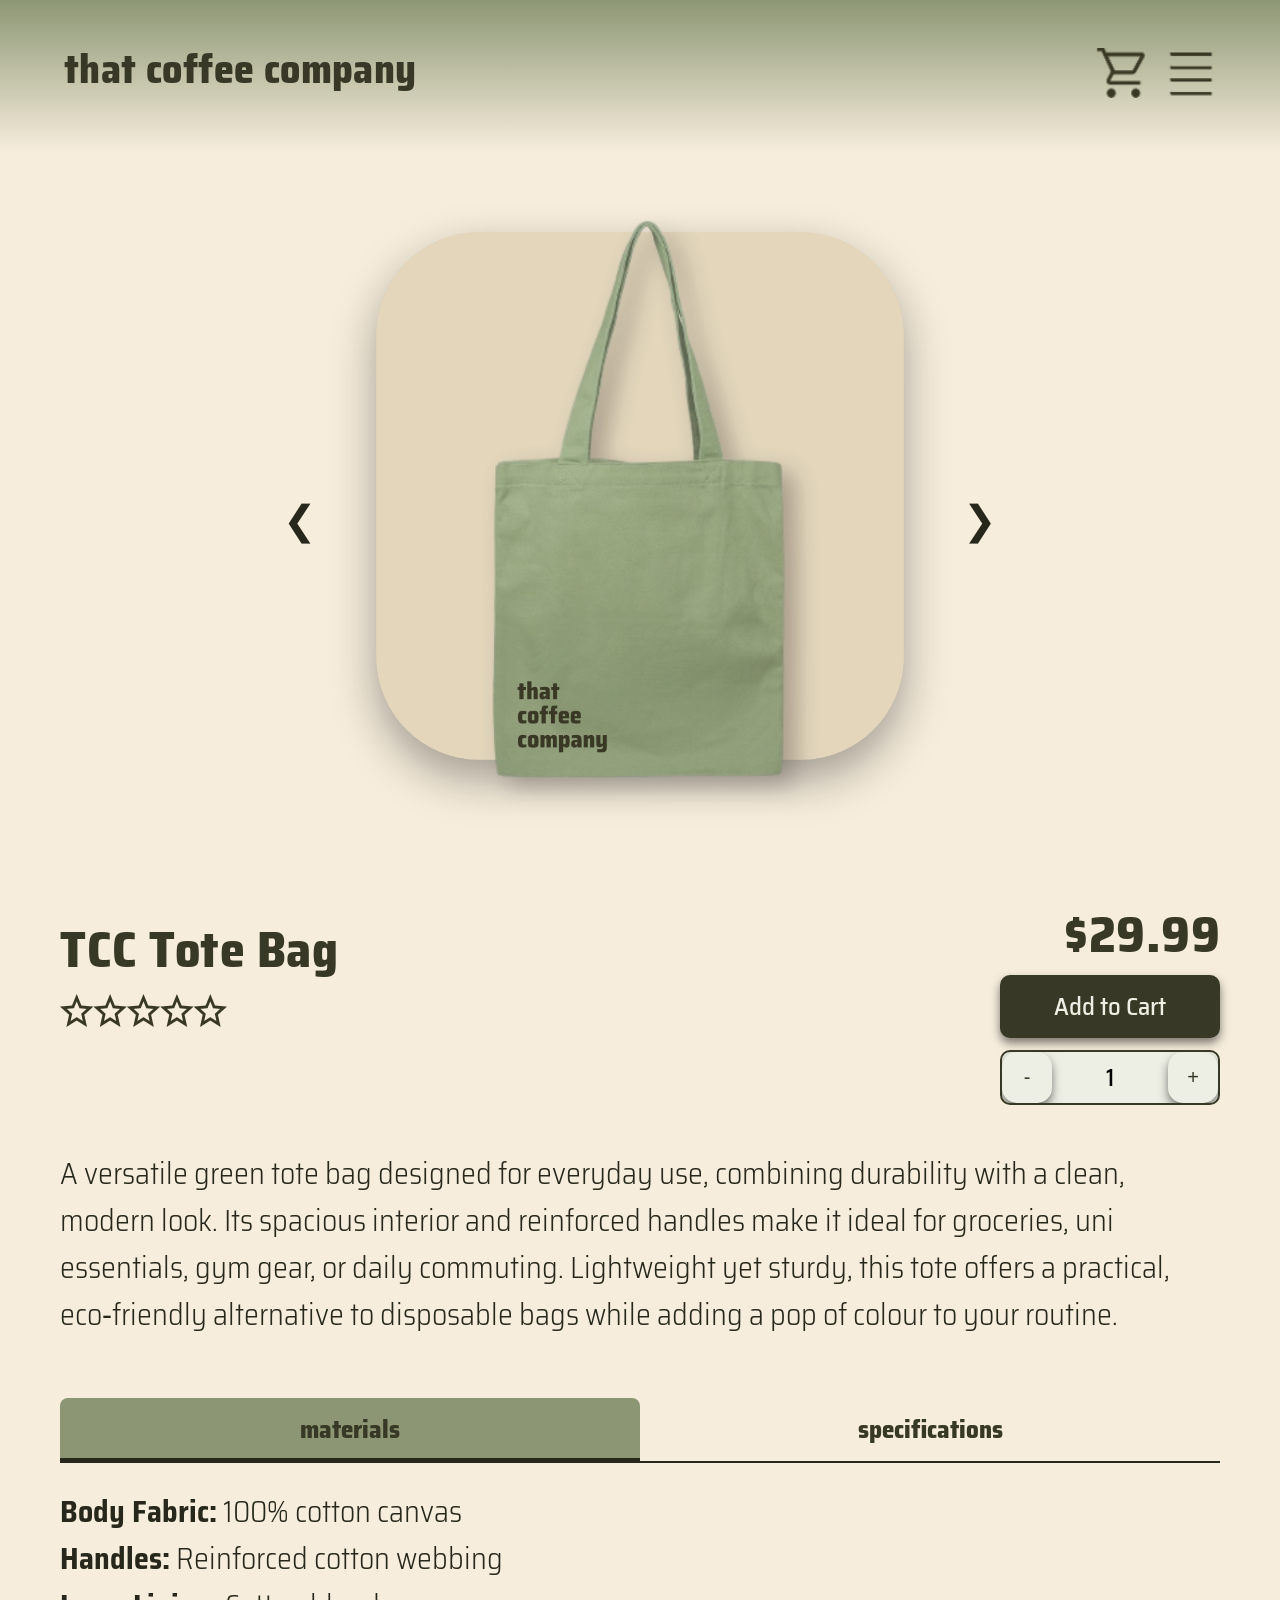
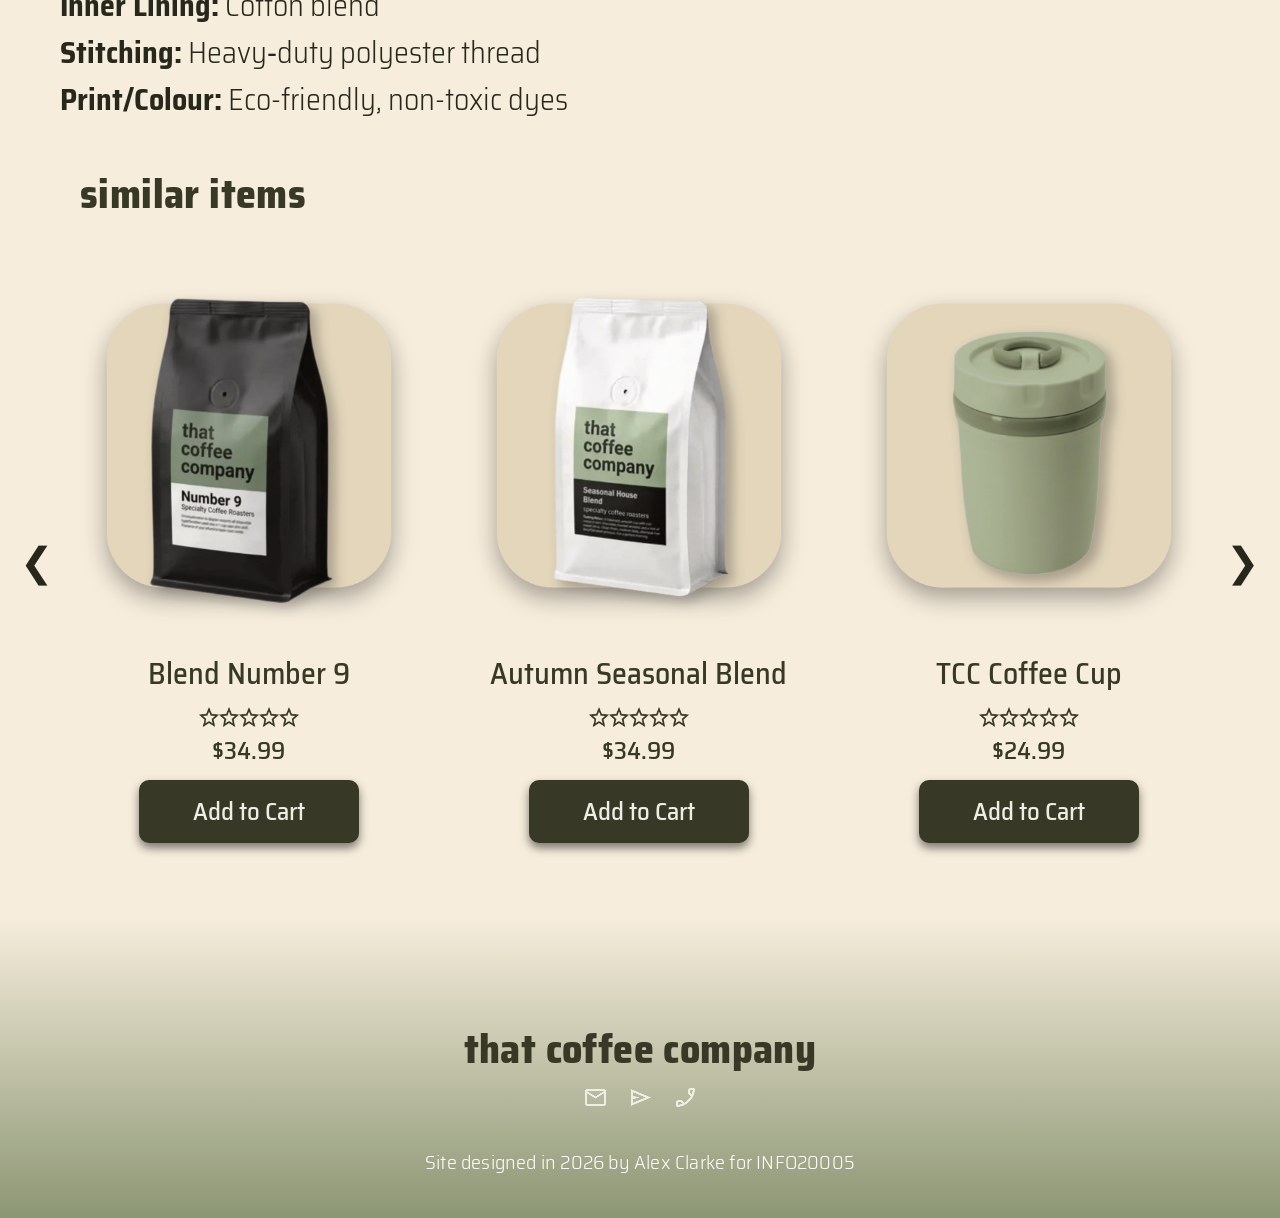
<file: phproduct4.html>
<!DOCTYPE html>
<html lang="en">
<head>
    <meta charset="UTF-8">
    <meta name="viewport" content="width=device-width, initial-scale=1.0">
    <title>That Coffee Company | Tote Bag</title>
    <link rel="stylesheet" href="css/style.css">

    <script src="js/script.js" defer></script>

    <link rel="preconnect" href="https://fonts.googleapis.com">
    <link rel="preconnect" href="https://fonts.gstatic.com" crossorigin>
    <link href="https://fonts.googleapis.com/css2?family=Saira+Semi+Condensed:wght@300;500;800&display=swap" rel="stylesheet">

</head>
<body>
    
<!-- HEADER -->
    <header>
        <a href="index.html"><h1 class="saira-semi-condensed-extrabold"> that coffee company </h1> </a>
        <div class="header-icons">
            <a href="cart.html" class="cart-link">
                <span id="cart-badge" style="display: none;">0</span>
                <img src="images/cart.png" alt="Menu" width="50" height="50">
            </a>
            <div class="hamb-trigger" id="hamb-icon">
                <img src="images/hamb.png" alt="Menu" width="50" height="50">
            </div>
        </div>
    </header>

    <nav class="nav-dropdown" id="nav-dropdown">
        <div class="navclose-btn" id="nav-close">✕</div>
        <ul class="saira-semi-condensed-medium">
            <li> <a href="allproducts.html">All Products</a></li>
            <li> <a href="placeholder.html">About</a></li>
            <li> <a href="placeholder.html">Contact Us</a></li>
        </ul>
    </nav>



<!-- PRODUCT GALLERY ------------------------------------->

<div class="gallery-container">
    <div class="gallery-view">
        <div class="gallery-track">
            <div class="gallery-item"><img src="images/tote.png"></div>
            <div class="gallery-item"><img src="images/toteheld.png"></div>
        </div>
    </div>
    <button id="gallery-prev" class="gallery-btn" aria-label="Previous">❮</button>
    <button id="gallery-next" class="gallery-btn" aria-label="Next">❯</button>
</div>


<!-- PRODUCT INFO ------------------------------------->
<div class="proddetails-container">
    <div class="prodsplit-wrapper">

        <div class="prod-left">
            <h2 class="prod-title saira-semi-condensed-extrabold"> TCC Tote Bag </h2>
            <div class="prod-rating">
                <img src="images/ratingstars.png">
            </div>
        </div>

        <div class="prod-right">
            <h2 class="prod-price saira-semi-condensed-extrabold"> $29.99 </h2>
            <div class="prodaction-group">
                <button onclick="addSelectedQuantityToCart(1)" class="product-addbtn saira-semi-condensed-medium"> Add to Cart</button>
                <div class="qtypicker-wrapper">
                    <button type="button" class="qtyadjust-btn" onclick="adjustProductQty(-1)">-</button>
                    <input type="number" id="prodquantity" class="prodquantity-input saira-semi-condensed-medium" value="1" min="1" readonly>
                    <button type="button" class="qtyadjust-btn" onclick="adjustProductQty(1)">+</button>
                </div>
            </div>
        </div>
    </div>
    <div class="prod-desc saira-semi-condensed-light"> 
        <p> A versatile green tote bag designed for everyday use, combining durability with a clean, modern look. Its spacious interior 
            and reinforced handles make it ideal for groceries, uni essentials, gym gear, or daily commuting. Lightweight yet sturdy, 
            this tote offers a practical, eco‑friendly alternative to disposable bags while adding a pop of colour to your routine.</p> 
    </div>
</div>


<!-- INFO TABS ------------------------------------->
<div class="prodtabs-container">
    <div class="tabsbutton-strip">
        <h3 class="tab-heading active saira-semi-condensed-extrabold" onclick="switchProductTab(event, 'tab-blend')" > materials </h3>
        <h3 class="tab-heading saira-semi-condensed-extrabold" onclick="switchProductTab(event, 'tab-prepare')"> specifications </h3>

    </div>

        <div class="tabscontent-viewport">

            <div id="tab-blend" class="tab-panel active">
                <div class="panel-grid">
                    <div class="panel-text">
                       
                        <p class="saira-semi-condensed-light">
                            <b>Body Fabric:</b> 100% cotton canvas <br> 
                            <b>Handles:</b>  Reinforced cotton webbing<br>
                            <b>Inner Lining:</b> Cotton blend <br>
                            <b>Stitching:</b> Heavy‑duty polyester thread <br>
                            <b>Print/Colour:</b> Eco-friendly, non-toxic dyes
                        </p>
                    </div>
                </div>
            </div>

            <div id="tab-prepare" class="tab-panel">
                <div class="panel-grid">
                    <div class="panel-text">
                        
                        <p class="saira-semi-condensed-light">
                            <b>Dimensions:</b> Approx. 38cm (H) x 35cm (W) x 10cm (D) <br> 
                            <b>Handle Drop:</b> ~28cm<br>
                            <b>Capacity:</b> 10-15L <br>
                            <b>Weight:</b> ~150-220g <br>
                            <b>Cleaning:</b> Cold hand wash recommended, air dry <br>
                            <b>Sustainability:</b> Reusable, long‑lasting materials; reduces single‑use bag waste
                        </p>
                    </div>
                </div>
            </div>

        </div>
</div>


    <h2 class="saira-semi-condensed-extrabold"> similar items </h2>

    <div class="carousel-container">
        <button id="prevBtn" class="nav-btn" type="button">❮</button>
        <div class="carousel-view">
            <div class="product-list">
            </div>
        </div>
        <button id="nextBtn" class="nav-btn" type="button">❯</button>
    </div>


<!-- FOOTER -->
    <footer>
        <h1 class="saira-semi-condensed-extrabold">that coffee company</h1> 
        <div class="footer-icons">
            <img src="images/email.png" alt="Menu" width="25" height="25">
            <img src="images/send.png" alt="Menu" width="25" height="25">
            <img src="images/phone.png" alt="Menu" width="25" height="25">
        </div> <br>
        <h4 class="saira-semi-condensed-light"> Site designed in 2026 by Alex Clarke for INFO20005 </h4> 
    </footer>

</body>
</html>
</file>
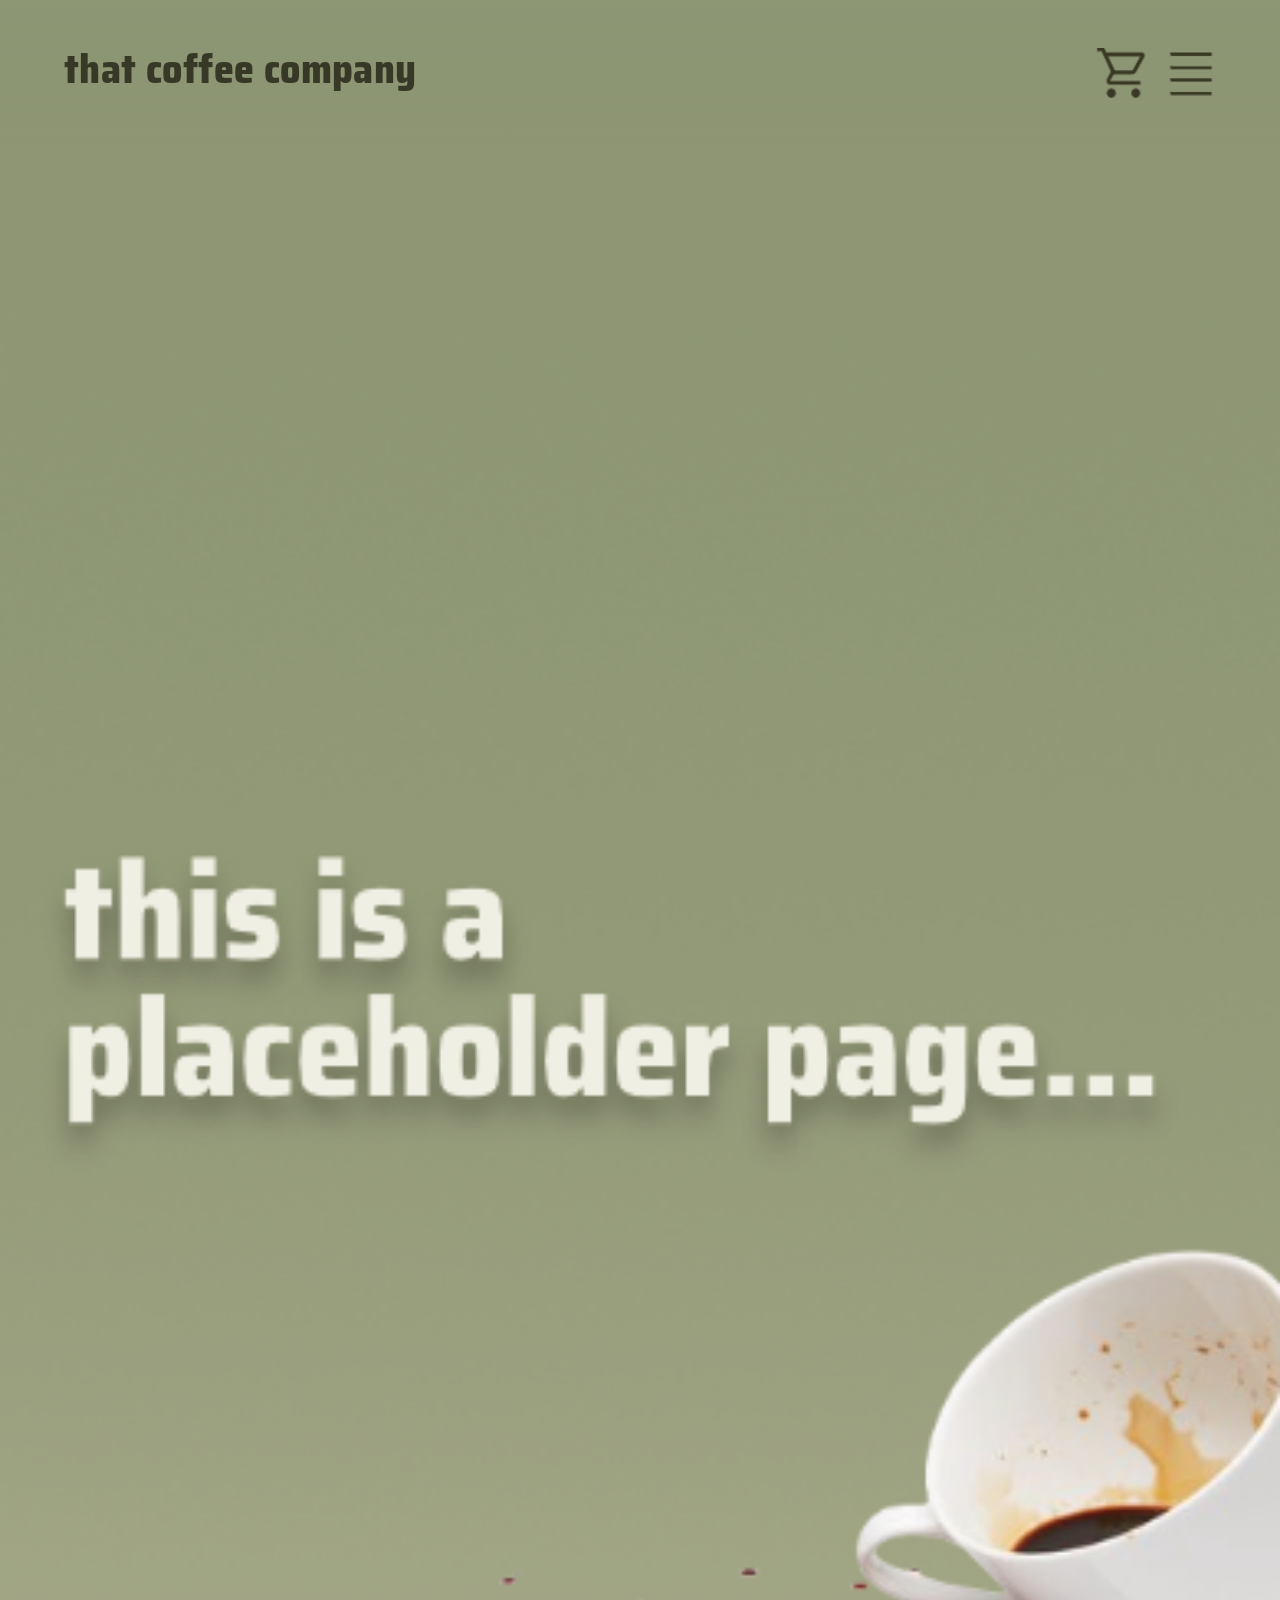
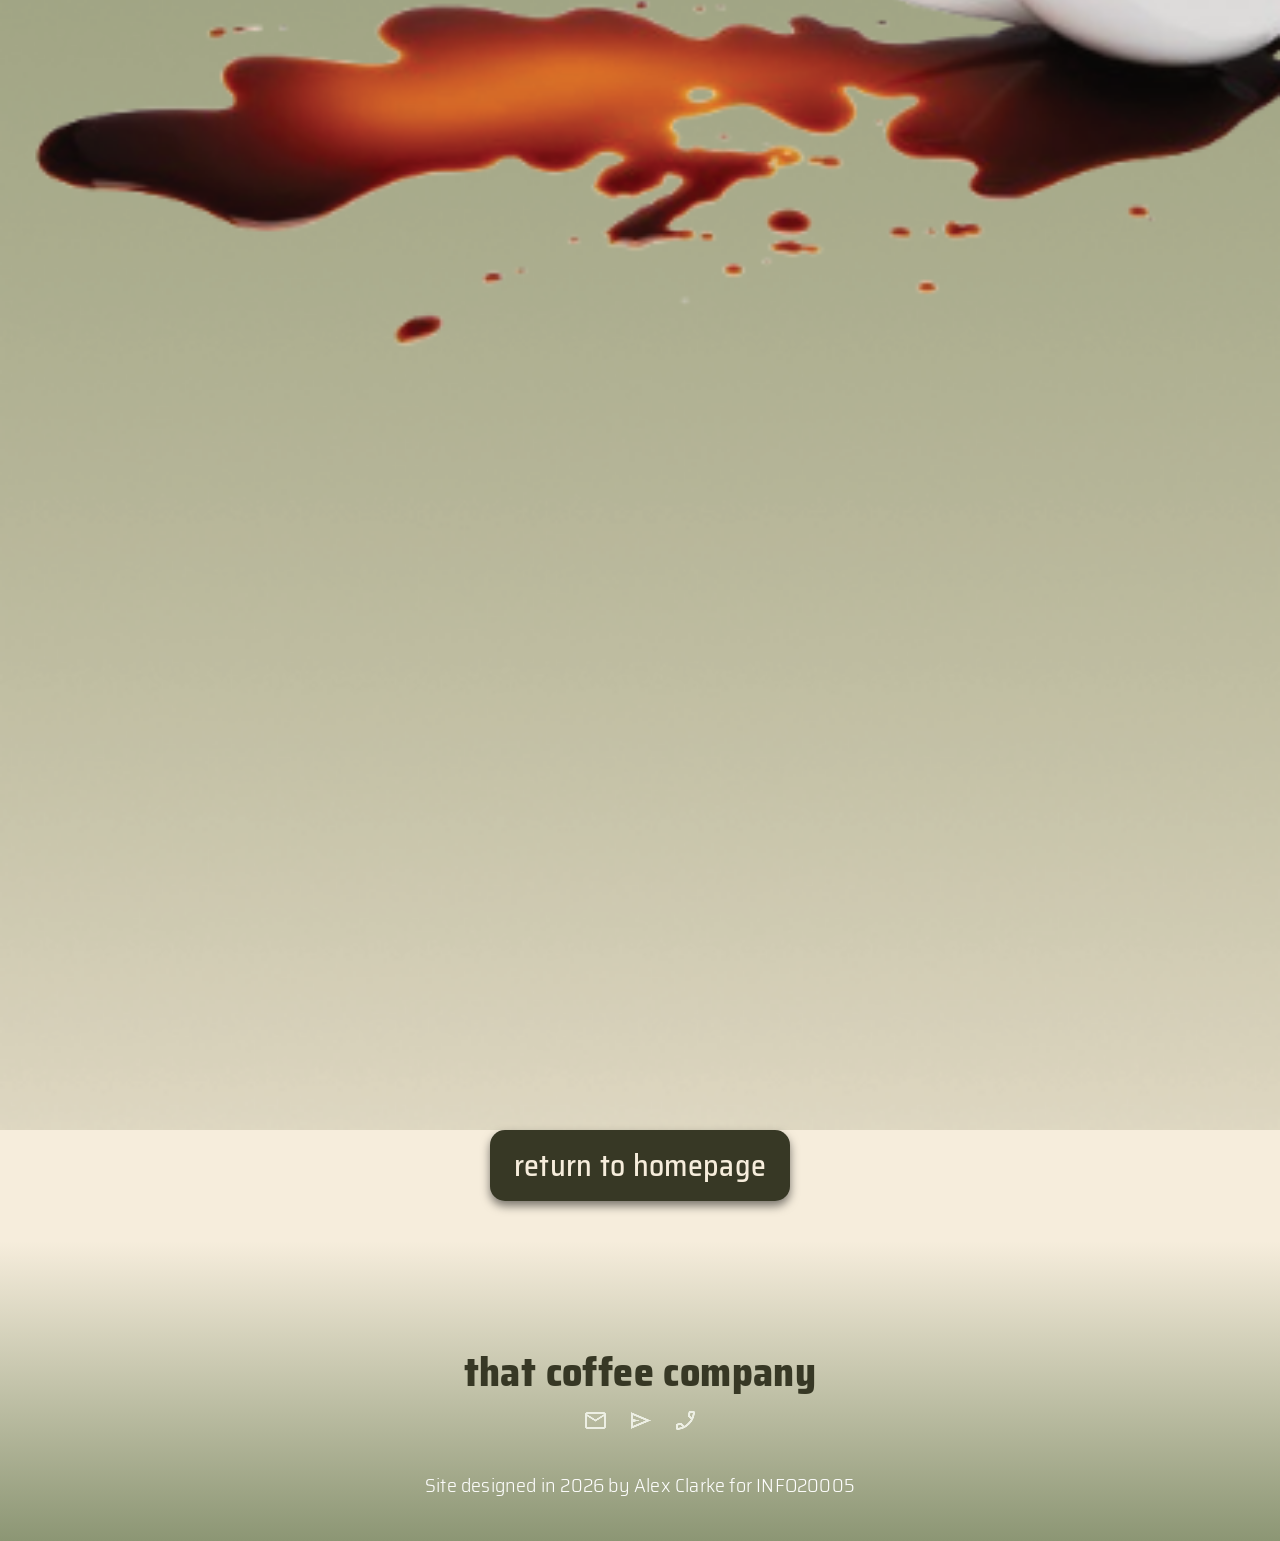
<file: placeholder.html>
<!DOCTYPE html>
<html lang="en">
<head>
    <meta charset="UTF-8">
    <meta name="viewport" content="width=, initial-scale=1.0">
    <title>nothing here yet :(</title>
    <link rel="stylesheet" href="css/style.css">

    <script src="js/script.js" defer></script>

    <link rel="preconnect" href="https://fonts.googleapis.com">
    <link rel="preconnect" href="https://fonts.gstatic.com" crossorigin>
    <link href="https://fonts.googleapis.com/css2?family=Saira+Semi+Condensed:wght@300;500;800&display=swap" rel="stylesheet">

</head>



<body>
    
<!-- HEADER -->
    <header>
        <a href="index.html"><h1 class="saira-semi-condensed-extrabold"> that coffee company </h1> </a>
        <div class="header-icons">
            <a href="cart.html" class="cart-link">
                <span id="cart-badge" style="display: none;">0</span>
                <img src="images/cart.png" alt="Menu" width="50" height="50">
            </a>
            <div class="hamb-trigger" id="hamb-icon">
                <img src="images/hamb.png" alt="Menu" width="50" height="50">
            </div>
        </div>
    </header>

    <nav class="nav-dropdown" id="nav-dropdown">
        <div class="navclose-btn" id="nav-close">✕</div>
        <ul class="saira-semi-condensed-medium">
            <li> <a href="allproducts.html">All Products</a></li>
            <li> <a href="placeholder.html">About</a></li>
            <li> <a href="placeholder.html">Contact Us</a></li>
        </ul>
    </nav>


<!-- CONTENT -->

    <section>
    
        <picture class="hero-image">
            <source srcset="images/phDT.png" media="(min-width: 1440px)" class="hero-image">
            <img src="images/phIOS.png" class="hero-ios">
        </picture>

        <div class="hero-button">
            <a href="index.html"> <button class="allproduct-btn"> <h1 class="saira-semi-condensed-medium">return to homepage</h1> </button> </a> 
        </div>

    </section>

<!-- FOOTER -->
    <footer>
        <h1 class="saira-semi-condensed-extrabold">that coffee company</h1> 
        <div class="footer-icons">
            <img src="images/email.png" alt="Menu" width="25" height="25">
            <img src="images/send.png" alt="Menu" width="25" height="25">
            <img src="images/phone.png" alt="Menu" width="25" height="25">
        </div> <br>
        <h4 class="saira-semi-condensed-light"> Site designed in 2026 by Alex Clarke for INFO20005 </h4> 
    </footer>
</body>
</html>
</file>
<file: css/style.css>
.saira-semi-condensed-light {
  font-family: "Saira Semi Condensed", sans-serif;
  font-weight: 300;
  font-style: normal;
}
.saira-semi-condensed-medium {
  font-family: "Saira Semi Condensed", sans-serif;
  font-weight: 500;
  font-style: normal;
}
.saira-semi-condensed-extrabold {
  font-family: "Saira Semi Condensed", sans-serif;
  font-weight: 800;
  font-style: normal;
}

* {
  margin: 0;
  padding: 0;
  box-sizing: border-box;
}

/* --------------------------------------------------------------------------------------------------------------------------------------------------
-- INDEX.HTML -----------------------------------------------------------------------------------------------------------------------------------------------------
---------------------------------------------------------------------------------------------------------------------------------------------------*/

body {
    background-color: #f6eddc;
}

a {
    text-decoration: none;
}

h1 {
    /* use for header logo? */
    color: #373825;
    letter-spacing: 0.01em;
    font-size: 40px;
    margin-top: -11px;
}
@media (max-width: 390px) {
  h1 { font-size: 22px;  }
}

h2 {
    /* use for subhheadings */
    color: #373825;
    letter-spacing: 0.01em;
    font-size: 40px;
    margin-left: 80px;
}
@media (max-width: 390px) {
  h2 { margin: 0; text-align: center; font-size: 30px;}
}

h3 {
    /* category button text */
    color: #edefe4;
    font-size: 40px;
}

p {
    font-size: 30px;
    color: #27281b;
    margin: 0;
}

button {
    background-color: #373825;
    border-radius: 15px;
    box-shadow: 0 5px 10px rgba(0, 0, 0, 0.5);
    border: none;
    transition: transform 0.2s ease;
    padding: 12px 20px;
}
    button:hover {
        background-color: #27281b;
        transform: scale(1.05);
    }
button h1 {
    color: #f6eddc;
    font-size: 30px;
    margin-top: 0;
}


/* HEADER ------------------------------------------------------------------- */
header {
    display:flex;
    justify-content: space-between;
    align-items: center;
    height: 150px;
    padding: 20px 5%;
    background-image: linear-gradient(#8c9674, transparent);
    position: sticky;
    top: 0; 
    z-index: 10;
}
    .header-icons {
        display:flex;
        gap: 20px;
        margin-left: auto;
        margin-top: -5px;
        justify-content: center;
    }
    .hamb-trigger {
        margin-top: 7px;
    }
        .header-icons img {
            transition: transform 0.2s ease;
            align-items: center;
        }

            .header-icons img:hover {
                transform: scale(1.05);
            }
.cart-link {
    display: inline-flex;
    align-items: center;
    text-decoration: none;
    gap: 6px;
}
    #cart-badge {
        color: #edefe4;
        font-family: sans-serif;
        font-size: 28px;

        background-color: #aa7a21;
        border-radius: 15px;
        padding: 10px;
        margin-right: 10px;
        box-shadow: 0 5px 10px rgba(0, 0, 0, 0.5);
    }


.hamb-trigger {
    cursor: pointer;
    user-select: none;
}
.nav-dropdown {
    position: fixed;
    top: 0;
    right: 0px;
    width: 300px;
    height: 100vh;
    background-color: #8c9674;
    box-shadow: -5px 0 15px rgba(0, 0, 0, 0.1);
    z-index: 99990;
    padding: 30px;
    box-sizing: border-box;
    opacity: 0;
    visibility: hidden;
    transition: opacity 0.3s ease, visibility 0.3s ease;
}
.nav-dropdown.active {
    opacity: 1;
    visibility: visible;
    right: 0;
}
.navclose-btn {
    font-size: 30px;
    color: #373825;
    cursor: pointer;
    text-align: right;
    margin-bottom: 30px;
}
.nav-dropdown ul {
    list-style: none;
    padding: 0;
    margin: 0;
    display: flex;
    flex-direction: column;
    gap: 25px;
    text-align: left;
}
.nav-dropdown ul li a {
    text-align: left;
    font-size: 26px;
    color: #27281b;
    text-decoration: none;
    display: block;
    transition: color 0.2s;
}
    .nav-dropdown ul li a:hover {
        color: #edefe4;
    }
@media (max-width: 500px) {
    .nav-dropdown {
        width: 80vw;
        right: 0;
    }
    .header-icons {
        margin-top: -10px;
    }
    .header-icons img {
        width: 30px;
        height: 30px;
    }
    #cart-badge {
        font-size: 20px;
        margin-top: -2px;
    }
    .hamb-trigger {
        margin-top: 6px;
    }
}


/* HERO IMAGE ------------------------------------------------------------------- */
.hero-image {
    width: 100%;
    margin-top: -100px;
    display: flex;
    flex-direction: column;
    gap: 40px;
    margin-bottom: 20px;
}
.hero-ios {
    width: 100%;
    margin-top: -50px;
    display: flex;
    flex-direction: column;
    gap: 40px;
}
@media (max-width: 390px) {
.hero-button {margin-top: -80px; margin-bottom: 20px;}
}
    .hero-button {
        display: flex;
        justify-content: center;
    }
        .allproduct-btn {
            padding: 12px 24px;
            cursor: pointer;
            margin-top: -20px;
            margin-bottom: 40px;
        }
        


/* BESTSELLERS ------------------------------------------------------------------- */
.carousel-container {
    display: flex;
    align-items: center;
    position: relative;
    max-width: 1400px;
    margin: 40px auto;
    padding: 0 10px;
    margin-bottom: 60px;
}
    .carousel-view {
        overflow: hidden;
        width: 100%;
        scroll-behavior: smooth;
        display: flex;
    }
        .carousel-view::-webkit-scrollbar {
            display: none;
        }

    .product-list {
        display: flex;
        gap: 20px;
    }

    .product-img-link {
        display: block;
        width: 100%;
        margin-bottom: 10px;
    }

    .product {
        flex: 0 0 calc(33.333% - 14px);
        flex-shrink: 0;
        min-width: 250px;
        background: transparent;
        padding: 15px;
        text-align: center;
        border-radius: 15px;
        box-sizing: border-box;
    }
        .product img {
            max-width: 100%;
            height: auto;
            object-fit: contain;
            transition: transform 0.2s ease;
        }
            .product img:hover {
                transform: scale(1.05);
            }
        .product h3 {
            font-size: 30px;
            color: #373825;
        }
        .product p {
            font-size: 25px;
            color: #373825;
            margin-bottom: 10px;
        }
        .product button {
            background-color: #373825;
            border-radius: 10px;
            box-shadow: 0 5px 10px rgba(0, 0, 0, 0.5);
            border: none;
            transition: transform 0.2s ease;
            cursor: pointer;
            padding: 12px 20px;
            width: 100%;
            max-width: 220px;
            color: #edefe4;
            font-size: 25px;
        }
                button:hover {
                    background-color: #27281b;
                    transform: scale(1.05);
                }
        .product .star-rating {
            width: 100px;
        }

    .nav-btn {
        background: transparent;
        border: none;
        box-shadow: none;
        border-radius: 0;
        width: auto;
        height: auto;
        color: #27281b;
        font-size: 40px;
        cursor: pointer;
        position: relative;
        z-index: 100;
        display: flex;
        align-items: center;
        justify-content: center;
        padding: 10px;
        flex-shrink: 0;
    }
        .nav-btn:hover {
            opacity: 0.7;
            background: none;
        }

    @media (max-width: 700px) {
        .carousel-view {
            overflow-x: auto;
            scroll-snap-type: x mandatory;
            -ms-overflow-style: none;
            scrollbar-width: none;
            margin-bottom: 20px;
            margin-top: -10px;
        }
        .carousel-view::-webkit-scrollbar {
            display: none;
        }
        .product-list {
            padding: 0 calc(9% + 10px)
        }
        .product {
            flex: 0 0 82%;
            scroll-snap-align: center;
            max-width: 75vw;
        }
        .product button {
            font-size: 20px;
            max-width: 150px;
        }
    }


/* CATEGORIES ------------------------------------------------------------------- */
.category-grid-container {
    display: grid;
    grid-template-columns: repeat(3, 1fr);
    gap: 20px;
    max-width: 1400px;
    margin: 60px auto;
    padding: 0 5%;
    margin-bottom: 100px;
    margin-top: 25px;
}
.grid-btn {
    position: relative;
    overflow: hidden;
    border: none;
    height: 180px;
    border-radius: 15px;
    cursor: pointer;
    box-shadow: 0 5px 15px rgba(0, 0, 0, 0.5);
    background-size: cover;
    background-position: center;
    background-repeat: no-repeat;
    display: flex;
    align-items: center;
    justify-content: center;
    padding: 15px;
}
@media (max-width: 700px) {
    .category-grid-container {
        grid-template-columns: repeat(2, 1fr);
        gap: 15px;
        margin-bottom: 70px;
        margin-top: 20px;
    }
    .grid-btn {
        height: 140px;
        box-shadow: 0 5px 15px rgba(0, 0, 0, 0.5);
    }
    h3 {
        font-size: 25px;
    }
}



/* BARISTA ------------------------------------------------------------------- */

.barista-image {
    width: 100%;
    margin-top: auto;
    display: flex;
    flex-direction: column;
    margin-bottom: 30px;
}
.barista-ios {
    width: 100%;
    margin-top: auto;
    display: flex;
    flex-direction: column;
    gap: 40px;
}
@media (max-width: 390px) {
.barista-button {margin-top: auto; margin-bottom: 40px;}
}
    .barista-button {
        display: flex;
        justify-content: center;
    }
        .barista-btn {
            padding: 12px 24px;
            cursor: pointer;
            margin-top: auto;
            margin-bottom: 40px;
        }
        


/* REVIEWS ------------------------------------------------------------------- */
.marquee-container {
    overflow: hidden;
    width: 100%;
    max-width: 1500px;
    margin: 0px;
    background: transparent;
    position: relative;
    display: flex;
}
.marquee-track {
    display: flex;
    width: max-content;
    animation: slowScroll 40s linear infinite;
}

.marquee-group {
    display: flex;
    align-items: center;
    justify-content: space-around;
    gap: 40px;
    padding-right: 40px;
}
    .marquee-group img {
        width: 400px;
        height: auto;
        object-fit: contain;
        border-radius: 10px;
    }

@keyframes slowScroll {
    0% {
        transform: translateX(0);
    }
    100% {
        transform: translateX(-50%);
    }
}

@media (max-width: 700px) {
    .marquee-container {
        max-height: 400px;
    }
    .marquee-group img {
        height: 300px;
        object-fit: contain;
        border-radius: 10px;
    }
    .marquee-group {
        gap: 0px;
        padding-right: 0px;
        justify-content: flex-start;
    }
    .marquee-track {
        display: flex;
        width: max-content;
        animation: slowScroll 10s linear infinite;
    }
}



/* FOOTER ------------------------------------------------------------------- */
footer {
    display:flex;
    width: 100%;
    flex-direction: column;
    position: absolute;
    justify-content: space-between;
    align-items: center;
    height: 300px;
    padding: 20px 10%;
    padding-top: 50px;
    background-image: linear-gradient(transparent, #8c9674);
    }
        .footer-icons {
        display:flex;
        gap: 20px;
        margin-top: -10px;
        }
        footer h1 {
            margin-bottom: 5px;
            margin-top: 50px;
        }

h4 {
    font-size: 20px;
    color: white;
    letter-spacing: 0.01em;
    text-align: center;

    margin-bottom: 20px;
}
@media (max-width: 700px) {
    h4 {font-size: 15px; margin-top: -10px}
    .footer-icons {margin-bottom: -50px;}
}



/* --------------------------------------------------------------------------------------------------------------------------------------------------
-- PRODUCT PAGES -----------------------------------------------------------------------------------------------------------------------------------------------------
---------------------------------------------------------------------------------------------------------------------------------------------------*/



/* PRODUCT GALLERY ------------------------------------------------------------------- */

.gallery-container {
    max-width: 750px;
    margin: 40px auto;
    position: relative;
    box-sizing: border-box;
    padding: 0 60px;
    display: block;
}

.gallery-view {
    width: 100%;
    display: block;
    overflow-x: auto;
    scroll-snap-type: x mandatory;
    scroll-behavior: smooth;
    scrollbar-width: none;
}
.gallery-view::-webkit-scrollbar {
    display: none;
    /* check if this is redundant later */
}

.gallery-track {
    display: flex ;
    flex-direction: row;
    flex-wrap: nowrap;
    gap: 0 ;
    width: 100%;
    align-items: center;
}

.gallery-item {
    flex: 0 0 100%;
    width: 100%;
    scroll-snap-align: start;
    box-sizing: border-box;
}
    .gallery-item img {
        width: 100%;
        height: auto;
        display: block;
        object-fit: cover;
        border-radius: 12px;
    }

.gallery-btn {
    background: transparent;
    border: none;
    box-shadow: none;
    border-radius: 0%;
    color: #27281b;
    font-size: 40px;
    cursor: pointer;
    width: 50px;
    height: 50px;
    display: flex;
    align-items: center;
    justify-content: center;
    padding: 10px;
    flex-shrink: 0;
    position: absolute;
    top: calc(50% - 25px);
    transition: transform 0.2s ease;
    z-index: 9999;
}
    .gallery-btn:hover {
        opacity: 0.7;
        background: none;
    }

#gallery-prev { left: 10px;}
#gallery-next { right: 10px;}

@media (max-width: 700px) {
    .gallery-container{
        padding: 0;
    }
    #gallery-prev {
        left: 15px;
    }
    #gallery-next {
        right: 15px;
    }
}

/* PRODUCT DESCRIPTION ------------------------------------------------------------------- */

.proddetails-container {
    max-width: auto;
    margin: 20px auto;
    padding: 20px 60px 20px;
    box-sizing: border-box;
}
    .proddetails-container img {
        margin-bottom: 15px;
    }

.prodsplit-wrapper {
    display: flex;
    justify-content: space-between;
    align-items: flex-start;
    gap: 30px;
    width: 100%;
    margin-bottom: 25px;
}

.prod-left {
    display: flex;
    flex-direction: column;
    align-items: flex-start;
    text-align: left;
}
.prod-rating {
    margin-top: 15px;
}
.prod-right {
    display: flex;
    flex-direction: column;
    align-items: flex-end;
    text-align: right;
    gap: 15px;
    padding-bottom: 20px;
}

.prod-price {
    font-size: 50px;
    color: #373825;
    margin: 0;
    line-height: 1;
}

.qtypicker-wrapper {
    display: flex;
    align-items: center;
    border: 2px solid #373825;
    border-radius: 10px;
    background-color: #edefe4;
    overflow: hidden;
    height: 55px;
    width: 220px;
    box-sizing: border-box;
}
    .qtypicker-wrapper .prodquantity-input {
        border: none;
        border-radius: 0;
        background: transparent;
        height: 100%;
        margin: 0;
        padding: 0;
        -moz-appearance: textfield;
        flex: 1;
        width: 100%;
        text-align: center;
        font-size: 25px;
    }
        .qtypicker-wrapper .prodquantity-input::-webkit-outer-spin-button,
        .qtypicker-wrapper .prodquantity-input::-webkit-inner-spin-button {
            -webkit-appearance: none;
            margin: 0;
        }

.qtyadjust-btn {
    background: transparent;
    border: none;
    flex: 0 0 50px;
    width: 40px;
    height: 100%;
    font-size: 20px;
    color: #373825;
    cursor: pointer;
    display: flex;
    align-items: center;
    justify-content: center;
    user-select: none;
    transition: background-color 0.2s;
}
    .qtyadjust-btn:hover {
        background-color: #8c9674;
    }

@media (max-width: 700px) {
    .prodsplit-wrapper {
        flex-direction: column;
        align-items: center;
        width: 100%;
        gap: 20px;
    }
    .prod-left {
        align-items: center;
        text-align: center;
        width: 100%;
    }
    .prod-right {
        align-items: center;
        text-align: center;
        width: 100%;
        gap: 15px;
    }
    .prod-price {
        font-size: 34px;
    }
    .prodaction-group {
        width: 100%;
        flex-direction: column;
        justify-content: center;
        align-items: center;
    }
    .qtypicker-wrapper {
        height: 46px;
        align-items: center;
        margin: 0 auto;
    }
    p {
        text-align: center;
        font-size: 25px;
    }
    .qtyadjust-btn {
        align-items: center;
    }
}



.prod-title {
    font-size: 50px;
    color: #373825;
    margin: 0;
    text-align: left;
    margin-bottom: -10px;
}

.product-addbtn {
    background-color: #373825;
    border-radius: 10px;
    box-shadow: 0 5px 10px rgba(0, 0, 0, 0.5);
    border: none;
    transition: transform 0.2s ease;
    cursor: pointer;
    padding: 12px 20px;
    width: 100%;
    max-width: 220px;
    color: #edefe4;
    font-size: 25px;
}
    .product-addbtn:hover {
        background-color: #27281b;
        transform: scale(1.05);
    }

.prod-desc {
    text-align: left;
    width: 100%;
}

@media (max-width: 700px) {
    .proddetails-container {
        padding: 0 20px;
    }
    .prod-title {
        font-size: 28px;
    }
    .product-addbtn {
        font-size: 18px;
        padding: 10px 18px;
        margin: 0 auto;
    }
}


.prodaction-group {
    display: flex;
    flex-direction: column;
    align-items: flex-end;
    gap: 12px;
    width: 100%;
}


/* PRODUCT INFO TABS ------------------------------------------------------------------- */

.prodtabs-container {
    max-width: 1500px;
    margin: 40px auto;
    padding: 0 60px;
    box-sizing: border-box;
}

.tabscontent-viewport {
    display: block;
    width: 100%;
}

.tabsbutton-strip {
    display: flex;
    flex-direction: row;
    flex-wrap: nowrap;
    justify-content: space-between;
    align-items: center;
    border-bottom: 2px solid #27281b;
    padding-bottom: 0px;
    margin-bottom: 25px;
}

.tabsbutton-strip .tab-heading {
    flex: 1;
    text-align: center;
    font-size: 25px;
    color: #373825;
    cursor: pointer;
    margin: 0%;
    position: relative;
    user-select: none;
    transition: all 0.2s ease;
    border-radius: 8px 8px 0 0;
    padding: 12px 20px;
}
    .tabsbutton-strip .tab-heading:hover {
        color: #8c9674;
    }

.tabsbutton-strip .tab-heading.active {
    color: #373825;
    background-color: #8c9674;
}
    .tabsbutton-strip .tab-heading.active::after {
        content: '';
        position: absolute;
        bottom: 0px;
        left: 0;
        width: 100%;
        height: 3px;
        background-color: #27281b;
    }

.tab-panel {
    display: none;
    width: 100%;
}
    .tab-panel.active {
        display: block;
    }

.panel-grid {
    display: flex;
    align-items: center;
    justify-content: space-between;
    gap: 40px;
}

.panel-text {
    flex: 1;
    text-align: left;
}
.panel-text h4 {
    color: #27281b;
    font-size: 30px;
    text-align: left;
}


.panel-img {
    flex: 0 0 300px;
    width: 400px;
}
    .panel-img img {
        width: 100%;
        height: auto;
        object-fit: cover;
        border-radius: 8px;
        display: block;
    }

@media (max-width: 700px) {
    .prodtabs-container {
        padding: 0 20px;
        padding-bottom: 40px;
        border-bottom: 4px solid #27281b;
    }
    .tabsbutton-strip {
        flex-direction: column;
        gap: 10px ;
        border-bottom: none;
        align-items: center;
        margin-bottom: 15px;
    }
    .tabsbutton-strip .tab-heading {
        font-size: 25px;
        width: 100%;
        box-sizing: border-box;
        border-radius: 8px;
        padding: 10px 15px;
        margin: 0 0 5px 0;
    }
    .panel-grid {
        flex-direction: column-reverse;
        gap: 20px;
    }
    .panel-img {
        width: 100%;
        max-width: 250px;
        margin: 0 auto;
    }
    .panel-text h4 {
        font-size: 24px;
        margin-top: 10px;
    }
}



/* --------------------------------------------------------------------------------------------------------------------------------------------------
-- ALL PRODUCTS PAGE -----------------------------------------------------------------------------------------------------------------------------------------------------
---------------------------------------------------------------------------------------------------------------------------------------------------*/


/* SORT/FILTER ------------------------------------------------------------------- */

.catalog-shell {
    display: flex;
    flex-direction: row;
    align-items: flex-start;
    gap: 40px;
    width: 100%;
}
.catalog-sidebar {
    flex: 0 0 260px;
    width: 260px;
    display: flex;
    flex-direction: column;
    gap: 25px;
    background-color: transparent;
    padding: 25px;
    border-radius: 12px;
    box-sizing: border-box;
}
.control-block {
    display: flex;
    flex-direction: column;
    align-items: flex-start;
    text-align: left;
    gap: 8px;
    width: 100%;
}
.control-dropdown {
    width: 100%;
    height: 44px;
    padding: 0 12px;
    border: 2px solid #373825;
    border-radius: 8px;
    background-color: transparent;
    color: #373825;
    font-size: 18px;
    cursor: pointer;
    box-sizing: border-box;
}
    .control-dropdown:focus {
        outline: none;
        background-color: #8c9674;
    }


@media (max-width: 700px) {
    .catalog-shell {
        flex-direction: column ;
        gap: 15px;
        width: 100%;
        box-sizing: border-box;
    }   
    .catalog-sidebar {
        flex: unset;
        width: 100%;
        flex-direction: row;
        gap: 20px;
        padding: 10px;
    } 
    .control-block {
        flex: 1;
        min-width: 0;
        box-sizing: border-box;
        width: 50%;
    }
    .control-dropdown {
        height: 44px;
        font-size: 14px;
        width: 100%;
    }
}



/* PRODUCT LIST ------------------------------------------------------------------- */

.product-list.grid-layout {
    display: grid;
    grid-template-columns: repeat(3, 1fr);
    gap: 30px;
    width: 100%;
}
.grid-layout .product {
    flex: unset;
    width: 100%;
    max-width: 100%;
    background-color: transparent;
    padding: 15px;
    box-sizing: border-box;
    display: flex;
    flex-direction: column;
    align-items: center;
    text-align: center;
}
@media (max-width: 700px) {
    .product-list.grid-layout {
        grid-template-columns: 1fr;
        gap: 20px;
    }
}



/* --------------------------------------------------------------------------------------------------------------------------------------------------
-- CART PAGE -----------------------------------------------------------------------------------------------------------------------------------------------------
---------------------------------------------------------------------------------------------------------------------------------------------------*/


/* CART ------------------------------------------------------------------- */

.cart-wrapper {
    max-width: 1000px;
    margin: 40px auto;
    padding: 0 20px;
    display: flex;
    flex-direction: column;
    gap: 30px;
}
    .cart-wrapper h2 {
        font-size: 30px;
        text-align: left;
    }
    .carousel-container p {
        font-size: 25px;
    }
#cart-container {
    flex: 2;
}
.csummary-column {
    display: flex;
    justify-content: space-between;
    align-items: center;
    background: #e3d6bb;
    box-shadow: 0 5px 10px rgba(0, 0, 0, 0.5);
    padding: 20px;
    border-radius: 10px;
    margin-top: 20px;
}
.summary-total {
    display: flex;
    align-items: center;
    gap: 10px;
    font-size: 24px;
    color: #373825;
    height: 48px;
    line-height: 48px;
}
.checkout-link {
    text-decoration: none;
    display: block;
}

.cart-item {
    display: flex;
    align-items: center;
    justify-content: flex-start;
    padding: 15px 0;
    border-bottom: 1px solid #f6eddc;
    gap: 20px;
}
    .cartitem-img {
        width: 200px;
        height: auto;
        object-fit: cover;
    }
    .cartitem-details {
        flex: 2;
        display: flex;
        flex-direction: column;
        gap: 8px;
    }
.item-name, .item-price, .item-total {
    margin: 0 0 5px 0;
}

.cartitemqty-controls {
    display: flex;
    align-items: center;

    height: 40px;
    background: #edefe4;
    width: 150px;
}
.cartitem-qty {
    display: inline-block;
    min-width: 25px;
    text-align: center;
    width: 150px;
}


.removeitem-btn {
    background: none;
    border: none;
    font-size: 15px;
    color: #27281b;
    cursor: pointer;
}
    .removeitem-btn:hover {
        color: #8c9674;
    }

.checkout-btn {
    height: 48px;
    padding: 0 30px;
    background: #373825;
    color: #edefe4;
    border: none;
    border-radius: 4px;
    font-size: 20px;
    cursor: pointer;
    display: flex;
    align-items: center;
    justify-content: center;
    transition: background-color 0.2s ease;
}
    .checkout-btn:hover {
        background: #8c9674;
    }

@media (max-width: 700px) {
    .cart-wrapper {
        margin: 20px;
        padding: 0 15px;
        gap: 20px;
    }
    .cart-item {
        display: flex;
        flex-direction: column;
        align-items: center;
        justify-content: space-between;
        position: relative;
        padding: 20px 0;
        gap: 15px;
    }
    .cartitem-details {
        display: contents;
    }
    .cartitem-img {
        order: 1;
        width: 170px;
        height: 170px;
        object-fit: cover;
        margin-bottom: 5px;
    }
    .item-name {
        order: 2;
        font-size: 1.1rem;
    }
    .item-price {
        order: 3;
    }
    .cartitemqty-controls {
        order: 4;
        display: flex;
        align-items: center;
        height: 40px;
        background: #edefe4;
        width: 150px;
    }
    .csummary-column {
        flex-direction: column;
        gap: 15px;
        align-items: center;
        text-align: center;
        padding: 15px;
    }
    .summary-total {
        justify-content: center;
        height: auto;
        line-height: normal;
        font-size: 20px;
    }
    .checkout-link {
        width: 100%;
    }
    .checkout-btn {
        width: 100%;
        height: 45px;
        font-size: 15px;
    }
    .removeitem-btn {
        position: absolute;
        right: 15px;
        top: 50%;
        transform: translateY('-50%');
        font-size: 15px;
        padding: 10px;
    }
    .cart-wrapper h2 {
        font-size: 30px;
        text-align: center;
    }
}

/* --------------------------------------------------------------------------------------------------------------------------------------------------
-- CHECKOUT PAGE -----------------------------------------------------------------------------------------------------------------------------------------------------
---------------------------------------------------------------------------------------------------------------------------------------------------*/


/* CHECKOUT ------------------------------------------------------------------- */

.checkout-wrapper {
    max-width: 1000px;
    margin: 40px auto;
    padding: 0 20px;
}

.checkout-form {
    display: flex;
    flex-direction: column;
    gap: 20px;
}

.input-group {
    display: flex;
    flex-direction: column;
    gap: 6px;
}
    .input-group label {
        color: #373825;
        font-size: 20px;
    }
    .input-group input,
    .input-group textarea {
        padding: 12px;
        border: 2px solid #373825;
        background: #edefe4;
        border-radius: 4px;
        font-size: 25px;
        color: #27281b;
    }
    .input-group textarea {
        height: 100px;
        resize: vertical;
    }

@media (max-width: 700px) {
    .checkout-form .checkout-total {
        flex-direction: column;
        gap: 15px;
        align-items: center;
        text-align: center;
        padding: 15px;
    }
    .checkout-form .summary-total {
        justify-content: center;
        height: auto;
        font-size: 20px;
    }
    .checkout-form .checkout-btn {
        width: 100%;
    }
}
</file>
